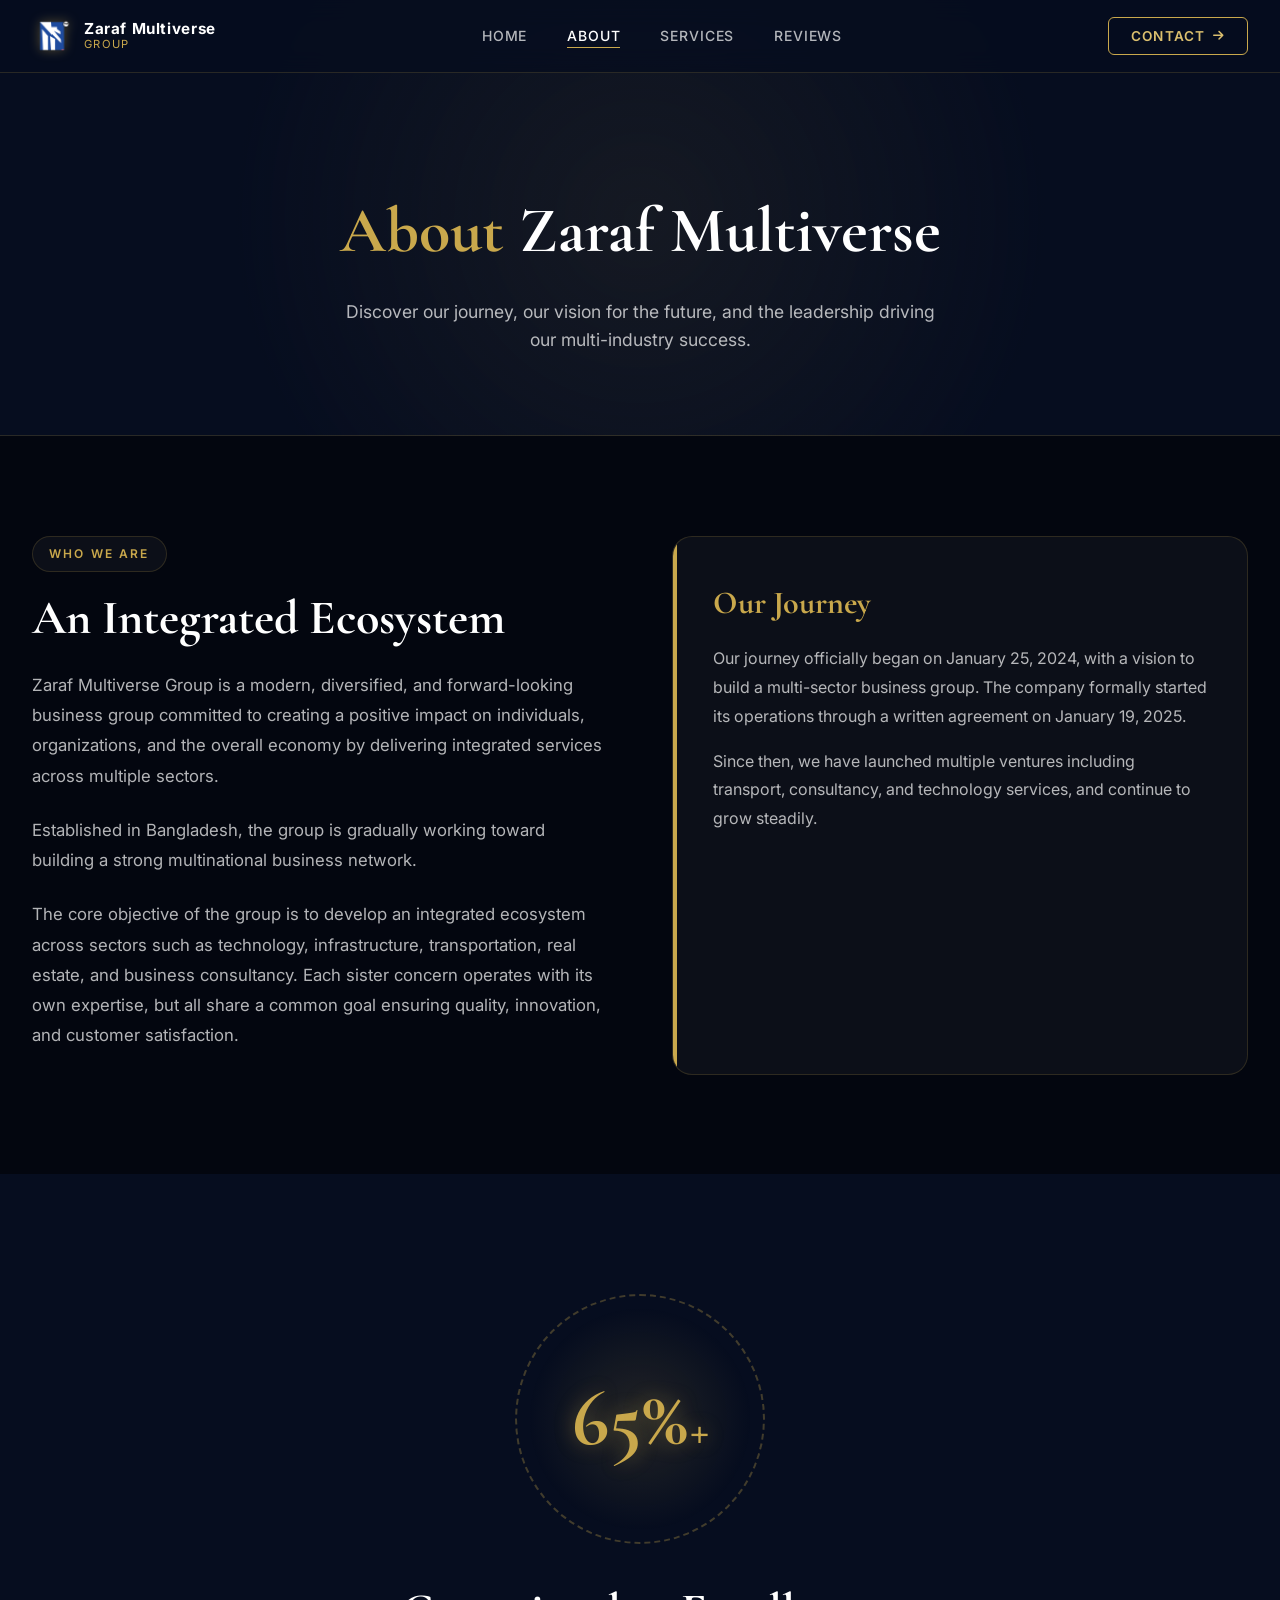
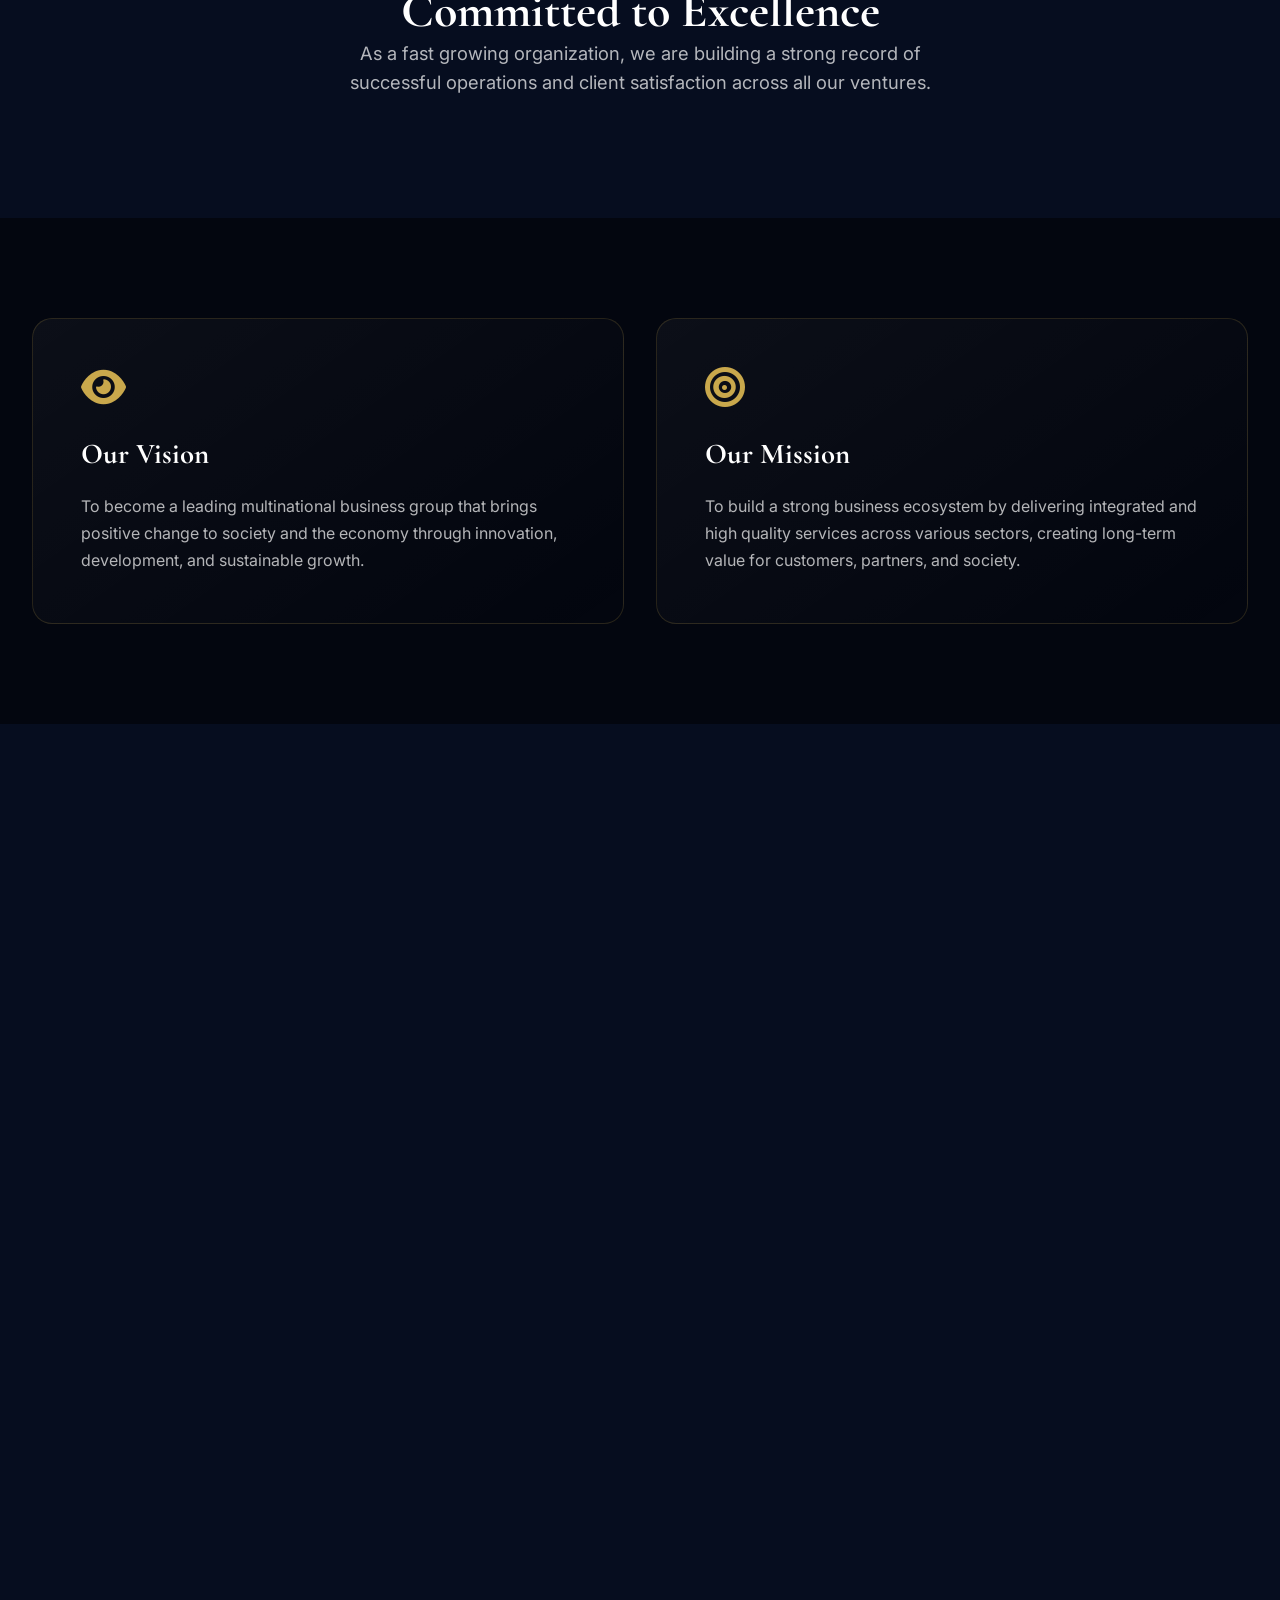
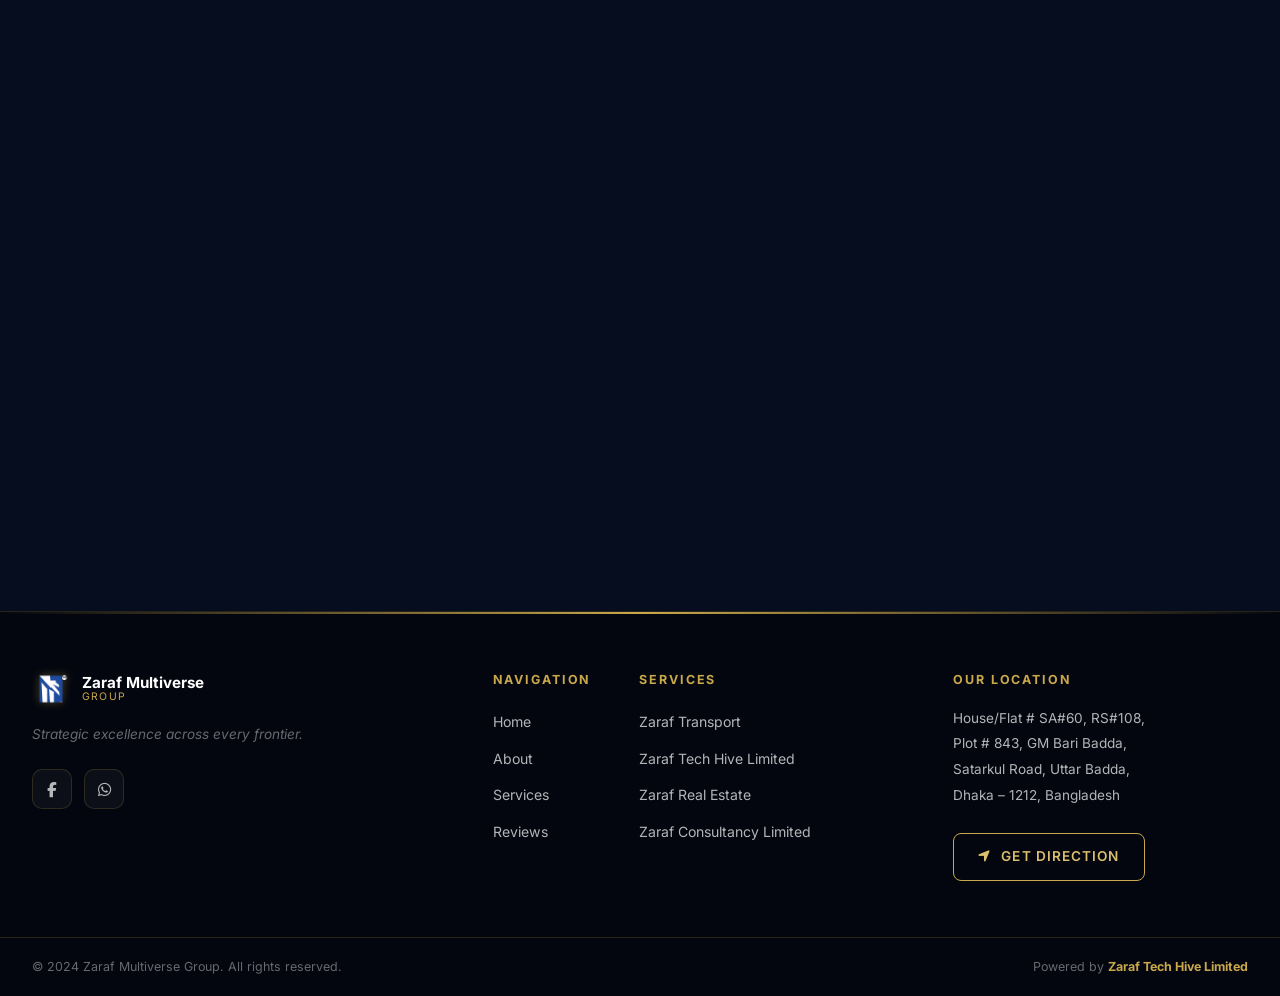
<file: 2.About_Page/about.html>
<!doctype html>
<html lang="en">
  <head>
    <meta charset="UTF-8" />
    <meta name="viewport" content="width=device-width, initial-scale=1.0" />
    <meta
      name="description"
      content="About Zaraf Multiverse Group – Learn about our vision, mission, success rate, and our Chairman Ayaz Zaraf."
    />
    <title>About Us | Zaraf Multiverse Group</title>
    <link rel="icon" type="image/png" href="../00_Library/favicon/favicon.png" />
    <link rel="preconnect" href="https://fonts.googleapis.com" />
    <link rel="preconnect" href="https://fonts.gstatic.com" crossorigin />
    <link rel="preconnect" href="https://cdnjs.cloudflare.com" crossorigin />
    <link
      rel="preload"
      as="style"
      href="https://fonts.googleapis.com/css2?family=Inter:wght@300;400;500;600;700;800;900&family=Cormorant+Garamond:wght@400;500;600;700&display=swap"
    />
    <link
      rel="stylesheet"
      href="https://fonts.googleapis.com/css2?family=Inter:wght@300;400;500;600;700;800;900&family=Cormorant+Garamond:wght@400;500;600;700&display=swap"
      media="print"
      onload="this.media='all'"
    />
    <link
      rel="stylesheet"
      href="https://cdnjs.cloudflare.com/ajax/libs/font-awesome/6.5.0/css/all.min.css"
      media="print"
      onload="this.media='all'"
    />
    <link rel="stylesheet" href="../1.Home_Page/style.css" />
    <link rel="stylesheet" href="about.css" />
  </head>
  <body>
    <!-- ═══════════════════════════ NAVBAR ═══════════════════════════ -->
    <nav class="navbar" id="navbar">
      <div class="nav-container">
        <!-- Left: Logo + Name -->
        <a href="../index.html" class="nav-brand">
          <img
            src="../00_Library/Logo/logo.png"
            alt="Zaraf Multiverse Group Logo"
            class="nav-logo"
            width="40"
            height="40"
            decoding="async"
          />
          <div class="nav-brand-text">
            <span class="nav-brand-name">Zaraf Multiverse</span>
            <span class="nav-brand-sub">Group</span>
          </div>
        </a>

        <!-- Center: Nav Links -->
        <ul class="nav-links" id="navLinks">
          <li>
            <a href="../index.html#home" class="nav-link" data-section="home">Home</a>
          </li>
          <li>
            <a href="about.html" class="nav-link active" data-section="about">About</a>
          </li>
          <li>
            <a href="../3.Services_Page/services.html" class="nav-link" data-section="services">Services</a>
          </li>
          <li>
            <a href="../4.Review_Page/review.html" class="nav-link" data-section="reviews">Reviews</a>
          </li>
          <li class="nav-contact-mobile">
            <button class="nav-btn-contact" id="navContactMobile" onclick="openContactModal()">
              <i class="fa-solid fa-address-card"></i> Contact
            </button>
          </li>
        </ul>

        <!-- Right: Contact CTA -->
        <button class="nav-cta" id="navCta" onclick="openContactModal()">
          <span>Contact</span>
          <i class="fa-solid fa-arrow-right"></i>
        </button>

        <!-- Hamburger -->
        <button class="hamburger" id="hamburger" aria-label="Toggle navigation">
          <span></span><span></span><span></span>
        </button>
      </div>
    </nav>

    <!-- ═══════════════════════════ HEADER ═══════════════════════════ -->
    <header class="page-header">
      <div class="container">
        <h1 class="page-title" data-animate="fade-up">
          <span class="gold">About</span> Zaraf Multiverse
        </h1>
        <p class="page-subtitle" data-animate="fade-up" data-delay="100">
          Discover our journey, our vision for the future, and the leadership driving our multi-industry success.
        </p>
      </div>
    </header>

    <!-- ═══════════════════════════ COMPANY INFO ═══════════════════════════ -->
    <section class="section about-details-section">
      <div class="container">
        <div class="about-details-grid">
          <div class="about-text-content" data-animate="fade-right">
            <div class="section-tag">Who We Are</div>
            <h2 class="section-title" style="margin-bottom:1.5rem">An Integrated Ecosystem</h2>
            <p>
              Zaraf Multiverse Group is a modern, diversified, and forward-looking business group committed to creating a positive impact on individuals, organizations, and the overall economy by delivering integrated services across multiple sectors.
            </p>
            <p>
              Established in Bangladesh, the group is gradually working toward building a strong multinational business network.
            </p>
            <p>
              The core objective of the group is to develop an integrated ecosystem across sectors such as technology, infrastructure, transportation, real estate, and business consultancy. Each sister concern operates with its own expertise, but all share a common goal ensuring quality, innovation, and customer satisfaction.
            </p>
          </div>
          
          <div class="journey-card" data-animate="fade-left">
            <h3>Our Journey</h3>
            <p style="color:var(--white-70); line-height:1.8; margin-bottom: 1rem;">
              Our journey officially began on January 25, 2024, with a vision to build a multi-sector business group. The company formally started its operations through a written agreement on January 19, 2025.
            </p>
            <p style="color:var(--white-70); line-height:1.8;">
              Since then, we have launched multiple ventures including transport, consultancy, and technology services, and continue to grow steadily.
            </p>
          </div>
        </div>
      </div>
    </section>

    <!-- ═══════════════════════════ SUCCESS RATE ═══════════════════════════ -->
    <section class="section success-rate-section">
      <div class="container success-rate-container">
        <div class="success-number-wrapper" data-animate="fade-up">
          <div class="success-number-inner">
            <span class="success-number"><span class="stat-number" data-target="90">0</span>%<span style="font-size:3rem; margin-left: 2px;">+</span></span>
          </div>
        </div>
        <h2 class="section-title" data-animate="fade-up" data-delay="100">Committed to Excellence</h2>
        <p class="success-text" data-animate="fade-up" data-delay="200">
          As a fast growing organization, we are building a strong record of successful operations and client satisfaction across all our ventures.
        </p>
      </div>
    </section>

    <!-- ═══════════════════════════ VISION & MISSION ═══════════════════════════ -->
    <section class="section vision-mission-section">
      <div class="container">
        <div class="vm-grid">
          <div class="vm-card" data-animate="fade-up" data-delay="0">
            <i class="fa-solid fa-eye vm-icon"></i>
            <h3 class="vm-title">Our Vision</h3>
            <p class="vm-desc">
              To become a leading multinational business group that brings positive change to society and the economy through innovation, development, and sustainable growth.
            </p>
          </div>
          <div class="vm-card" data-animate="fade-up" data-delay="100">
            <i class="fa-solid fa-bullseye vm-icon"></i>
            <h3 class="vm-title">Our Mission</h3>
            <p class="vm-desc">
              To build a strong business ecosystem by delivering integrated and high quality services across various sectors, creating long-term value for customers, partners, and society.
            </p>
          </div>
        </div>
      </div>
    </section>

    <!-- ═══════════════════════════ CHAIRMAN SECTION ═══════════════════════════ -->
    <section class="section chairman-section">
      <div class="container">
        <div class="section-header" data-animate="fade-up">
          <span class="section-tag">Leadership</span>
          <h2 class="section-title">Meet Our Chairman</h2>
        </div>

        <div class="chairman-layout">
          <div class="chairman-image-col" data-animate="fade-right">
            <div class="chairman-img-wrap loading">
              <img src="../00_Library/Director-Picture/chairman.webp" alt="Ayaz Zaraf - Chairman" id="chairmanImg" class="chairman-img" width="350" height="450" loading="lazy" decoding="async" />
            </div>
            <div class="chairman-socials">
              <a href="https://www.facebook.com/ideal.ayaz2z" target="_blank" rel="noopener" class="social-icon">
                <i class="fa-brands fa-facebook-f"></i>
              </a>
            </div>
          </div>

          <div class="chairman-content-col" data-animate="fade-left">
            <div class="chairman-header">
              <h2>Ayaz Zaraf</h2>
              <div class="chairman-position">Chairman, Zaraf Multiverse Group</div>
              <p class="chairman-about">
                Ayaz Zaraf is the Chairman of ZARAF MULTIVERSE. He is a visionary entrepreneur, business consultant and motivational speaker dedicated to building a diversified and sustainable business ecosystem. He actively works in business development, consultancy, and entrepreneurship training, helping to create new entrepreneurs and business leaders.
              </p>
            </div>

            <div class="chairman-grid">
              <!-- Education -->
              <div class="cg-card">
                <h4 class="cg-card-title"><i class="fa-solid fa-graduation-cap"></i> Education & Training</h4>
                <ul class="cg-list">
                  <li><i class="fa-solid fa-circle"></i> Diploma Engineer</li>
                  <li><i class="fa-solid fa-circle"></i> Industrial Electronics Maintenance</li>
                  <li><i class="fa-solid fa-circle"></i> Training under BB Safe Project, Japan</li>
                </ul>
              </div>

              <!-- Experience -->
              <div class="cg-card">
                <h4 class="cg-card-title"><i class="fa-solid fa-briefcase"></i> Experience & Roles</h4>
                <ul class="cg-list">
                  <li><i class="fa-solid fa-circle"></i> Deputy Director at Maryland Homes Ltd</li>
                  <li><i class="fa-solid fa-circle"></i> Joint Director at Mother's Land Homes</li>
                  <li><i class="fa-solid fa-circle"></i> Shareholder of Iconic Express Bus</li>
                  <li><i class="fa-solid fa-circle"></i> Founder of Zaraf Consultancy</li>
                </ul>
              </div>

              <!-- Ventures -->
              <div class="cg-card">
                <h4 class="cg-card-title"><i class="fa-solid fa-building"></i> Business Ventures</h4>
                <ul class="cg-list">
                  <li><i class="fa-solid fa-circle"></i> Zaraf Transport</li>
                  <li><i class="fa-solid fa-circle"></i> Zaraf Consultancy</li>
                  <li><i class="fa-solid fa-circle"></i> Zaraf Agro & Furniture</li>
                  <li><i class="fa-solid fa-circle"></i> Zaraf Real Estate & Tech Hive</li>
                </ul>
              </div>

              <!-- Future -->
              <div class="cg-card">
                <h4 class="cg-card-title"><i class="fa-solid fa-rocket"></i> Future Expansion</h4>
                <ul class="cg-list">
                  <li><i class="fa-solid fa-circle"></i> Garments & Pharmacy</li>
                  <li><i class="fa-solid fa-circle"></i> Hospital Services</li>
                  <li><i class="fa-solid fa-circle"></i> Hotels, Restaurants & Resorts</li>
                </ul>
              </div>

              <!-- Chairman Vision -->
              <div class="cg-card" style="grid-column: 1 / -1;">
                <h4 class="cg-card-title"><i class="fa-solid fa-star"></i>Vision</h4>
                <p style="color:var(--white-70); font-size:0.95rem; line-height:1.6;">
                  To establish ZARAF MULTIVERSE as a leading global multi-industry group through innovation, leadership, and entrepreneurship development.
                </p>
              </div>

              <!-- Message -->
              <div class="chairman-message">
                "I believe in innovation, knowledge sharing, and building entrepreneurs. ZARAF MULTIVERSE is not just a business group, it is a platform to create opportunities and shape the future."
              </div>
            </div>
          </div>
        </div>
      </div>
    </section>

    <!-- ═══════════════════════════ FOOTER ═══════════════════════════ -->
    <footer class="footer" id="footer">
      <div class="footer-top-line"></div>
      <div class="footer-container">
        <!-- Left: Brand + Social -->
        <div class="footer-brand">
          <a href="../index.html">
            <div class="footer-logo-wrap">
              <img
                src="../00_Library/Logo/logo.png"
                alt="Zaraf Multiverse Group"
                class="footer-logo"
                width="38"
                height="38"
                loading="lazy"
                decoding="async"
              />
              <div class="footer-brand-text">
                <span class="footer-brand-name">Zaraf Multiverse</span>
                <span class="footer-brand-sub">Group</span>
              </div>
            </div>
          </a>
          <p class="footer-tagline">
            Strategic excellence across every frontier.
          </p>
          <div class="footer-socials">
            <a
              href="https://www.facebook.com/share/1FpSgmhH8F/"
              target="_blank"
              rel="noopener"
              class="social-icon"
              id="socialFb"
              aria-label="Facebook"
            >
              <i class="fa-brands fa-facebook-f"></i>
            </a>
            <a
              href="https://wa.me/8801580678770"
              target="_blank"
              rel="noopener"
              class="social-icon"
              id="socialWa"
              aria-label="WhatsApp"
            >
              <i class="fa-brands fa-whatsapp"></i>
            </a>
          </div>
        </div>

        <!-- Middle: Nav + Services -->
        <div class="footer-links-group">
          <div class="footer-col">
            <h4 class="footer-col-title">Navigation</h4>
            <ul class="footer-list">
              <li><a href="../index.html#home">Home</a></li>
              <li><a href="about.html">About</a></li>
              <li><a href="../3.Services_Page/services.html">Services</a></li>
              <li><a href="../4.Review_Page/review.html">Reviews</a></li>
            </ul>
          </div>

          <div class="footer-col">
            <h4 class="footer-col-title">Services</h4>
            <ul class="footer-list">
              <li>
                <a
                  href="https://www.facebook.com/share/18ZcpttHJy/"
                  target="_blank"
                  rel="noopener"
                  >Zaraf Transport</a
                >
              </li>
              <li>
                <a
                  href="https://www.facebook.com/share/1AyhTgR8ZT/"
                  target="_blank"
                  rel="noopener"
                  >Zaraf Tech Hive Limited</a
                >
              </li>
              <li>
                <a
                  href="https://www.facebook.com/share/1LuFXrEgqZ/"
                  target="_blank"
                  rel="noopener"
                  >Zaraf Real Estate</a
                >
              </li>
              <li>
                <a
                  href="https://www.facebook.com/share/1CbNtzfdBe/"
                  target="_blank"
                  rel="noopener"
                  >Zaraf Consultancy Limited</a
                >
              </li>
            </ul>
          </div>
        </div>

        <!-- Right: Address + Direction -->
        <div class="footer-direction">
          <h4 class="footer-col-title">Our Location</h4>
          <address class="footer-address">
            House/Flat # SA#60, RS#108,<br />
            Plot # 843, GM Bari Badda,<br />
            Satarkul Road, Uttar Badda,<br />
            Dhaka – 1212, Bangladesh
          </address>
          <a
            href="https://www.google.com/maps/dir//Satarkul+Road,+Dhaka,+Bangladesh,+Plot+-78,+Satarkul+Rd,+Dhaka+1212/@23.81355,90.4036597,11977m/data=!3m1!1e3!4m9!4m8!1m0!1m5!1m1!1s0x3755c7487ace23b9:0xe482cd6304dd0224!2m2!1d90.4373968!2d23.7892005!3e0?entry=ttu&g_ep=EgoyMDI2MDQyOS4wIKXMDSoASAFQAw%3D%3D"
            target="_blank"
            rel="noopener"
            class="btn-direction"
            id="btnDirection"
          >
            <i class="fa-solid fa-location-arrow"></i>
            <span>Get Direction</span>
          </a>
        </div>
      </div>

      <div class="footer-bottom">
        <p>&copy; 2024 Zaraf Multiverse Group. All rights reserved.</p>
        <p class="footer-powered">
          Powered by <strong>Zaraf Tech Hive Limited</strong>
        </p>
      </div>
    </footer>

    <!-- ═══════════════════════════ CONTACT MODAL ═══════════════════════════ -->
    <div class="contact-modal-overlay" id="contactModalOverlay" onclick="closeContactModal(event)">
      <div class="contact-modal" id="contactModal" role="dialog" aria-modal="true" aria-label="Contact Us">

        <!-- Close button -->
        <button class="contact-modal-close" onclick="closeContactModal()" aria-label="Close">
          <i class="fa-solid fa-xmark"></i>
        </button>

        <!-- Header -->
        <div class="contact-modal-header">
          <div class="contact-modal-icon-wrap">
            <i class="fa-solid fa-address-book"></i>
          </div>
          <h2 class="contact-modal-title">Get In Touch</h2>
          <p class="contact-modal-sub">Reach us through any of the channels below</p>
        </div>

        <!-- Items -->
        <div class="contact-modal-items">

          <!-- Facebook -->
          <a href="https://www.facebook.com/share/1FpSgmhH8F/" target="_blank" rel="noopener" class="contact-modal-item" id="cmFacebook">
            <div class="cmi-icon cmi-icon-fb">
              <i class="fa-brands fa-facebook-f"></i>
            </div>
            <div class="cmi-text">
              <strong>Visit our Facebook Page</strong>
              <span>Follow us for latest updates</span>
            </div>
            <i class="fa-solid fa-arrow-up-right-from-square cmi-arrow"></i>
          </a>

          <!-- Call Now -->
          <a href="tel:+8801580678770" class="contact-modal-item" id="cmCall">
            <div class="cmi-icon cmi-icon-call">
              <i class="fa-solid fa-phone"></i>
            </div>
            <div class="cmi-text">
              <strong>Call Now</strong>
              <span>+880 1580-678770</span>
            </div>
            <i class="fa-solid fa-chevron-right cmi-arrow"></i>
          </a>

          <!-- Address -->
          <div class="contact-modal-item contact-modal-address" id="cmAddress">
            <div class="cmi-icon cmi-icon-addr">
              <i class="fa-solid fa-location-dot"></i>
            </div>
            <div class="cmi-text">
              <strong>Our Address</strong>
              <span>House/Flat # SA#60, RS#108, Plot # 843,<br>GM Baribadda, Satarkul Road,<br>Uttar Badda, Dhaka – 1212</span>
            </div>
          </div>

        </div>

        <!-- Get Direction -->
        <a href="https://www.google.com/maps/dir//Satarkul+Road,+Dhaka,+Bangladesh,+Plot+-78,+Satarkul+Rd,+Dhaka+1212/@23.81355,90.4036597,11977m/data=!3m1!1e3!4m9!4m8!1m0!1m5!1m1!1s0x3755c7487ace23b9:0xe482cd6304dd0224!2m2!1d90.4373968!2d23.7892005!3e0?entry=ttu&g_ep=EgoyMDI2MDQyOS4wIKXMDSoASAFQAw%3D%3D"
           target="_blank" rel="noopener" class="contact-modal-direction">
          <i class="fa-solid fa-location-arrow"></i>
          <span>Get Direction</span>
        </a>

      </div>
    </div>

    <!-- Scripts -->
    <script src="../1.Home_Page/script.js" defer></script>
    <script src="about.js" defer></script>
  </body>
</html>
</file>
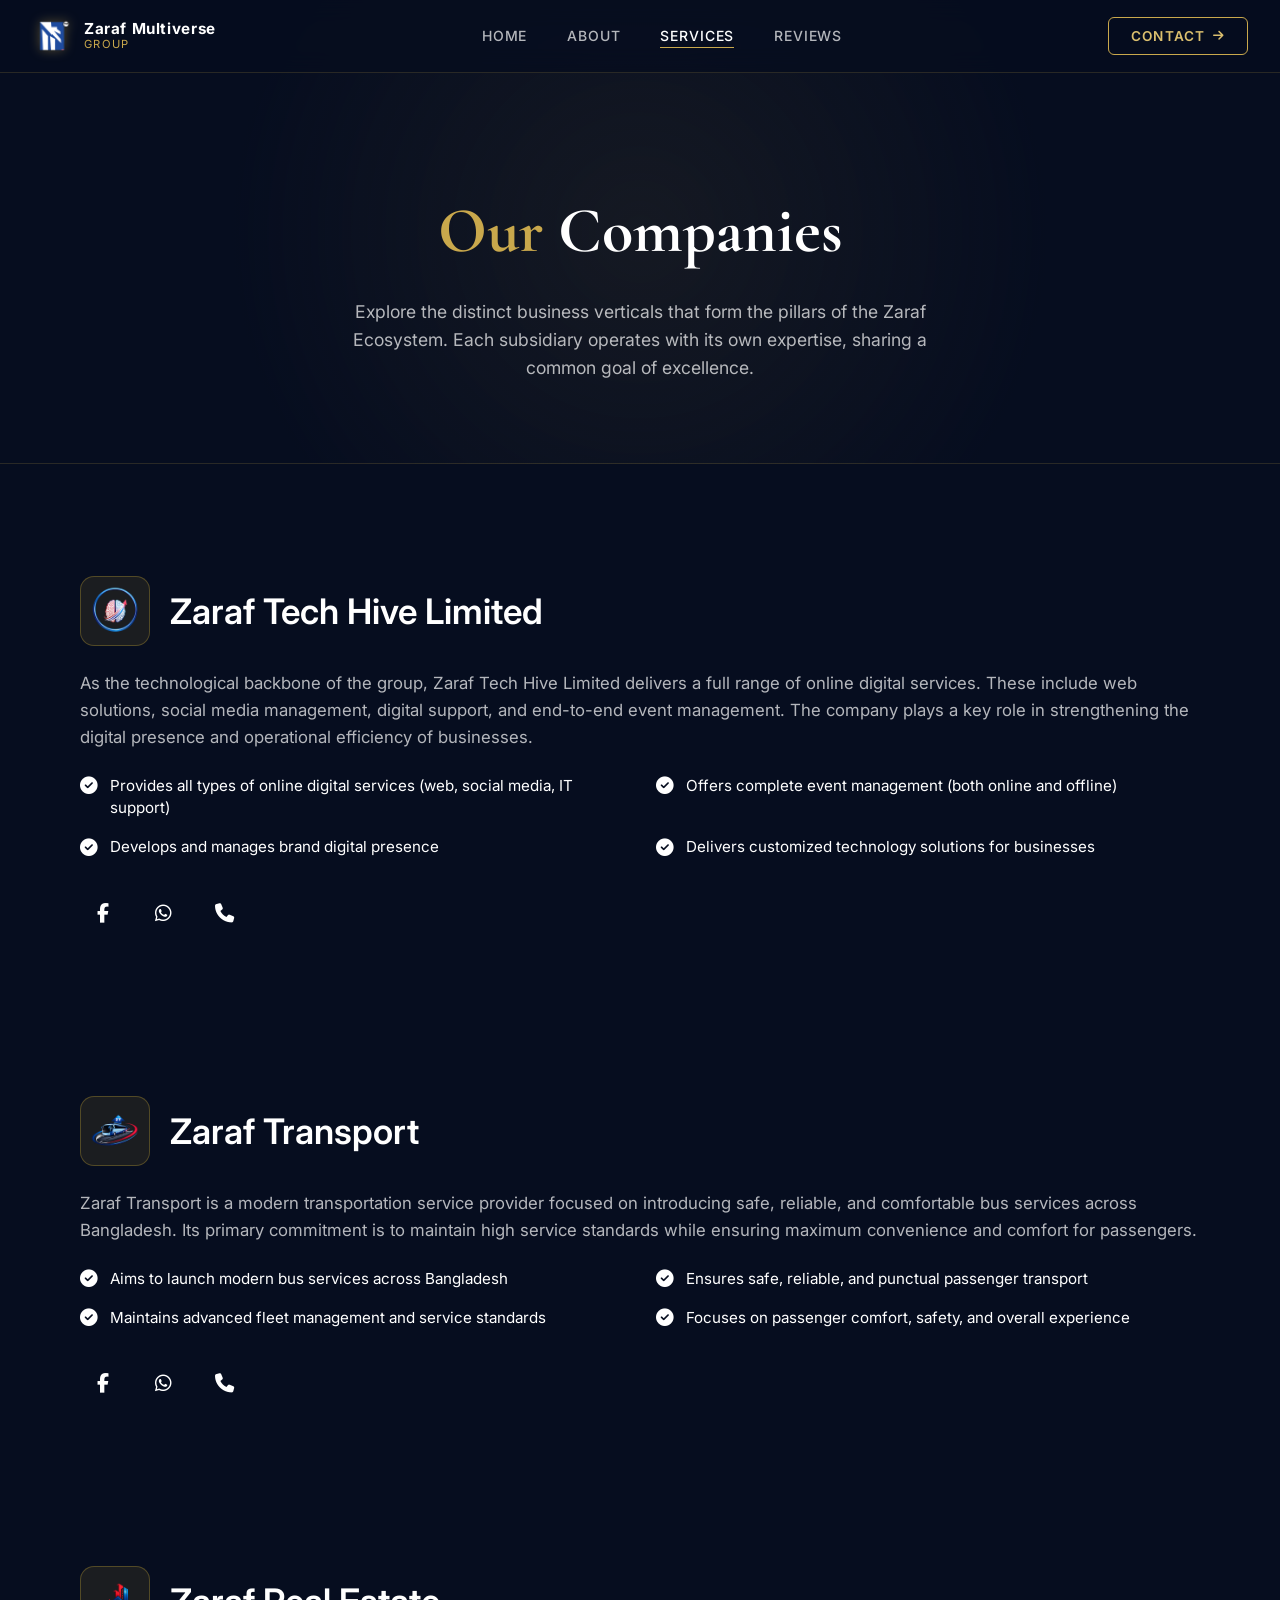
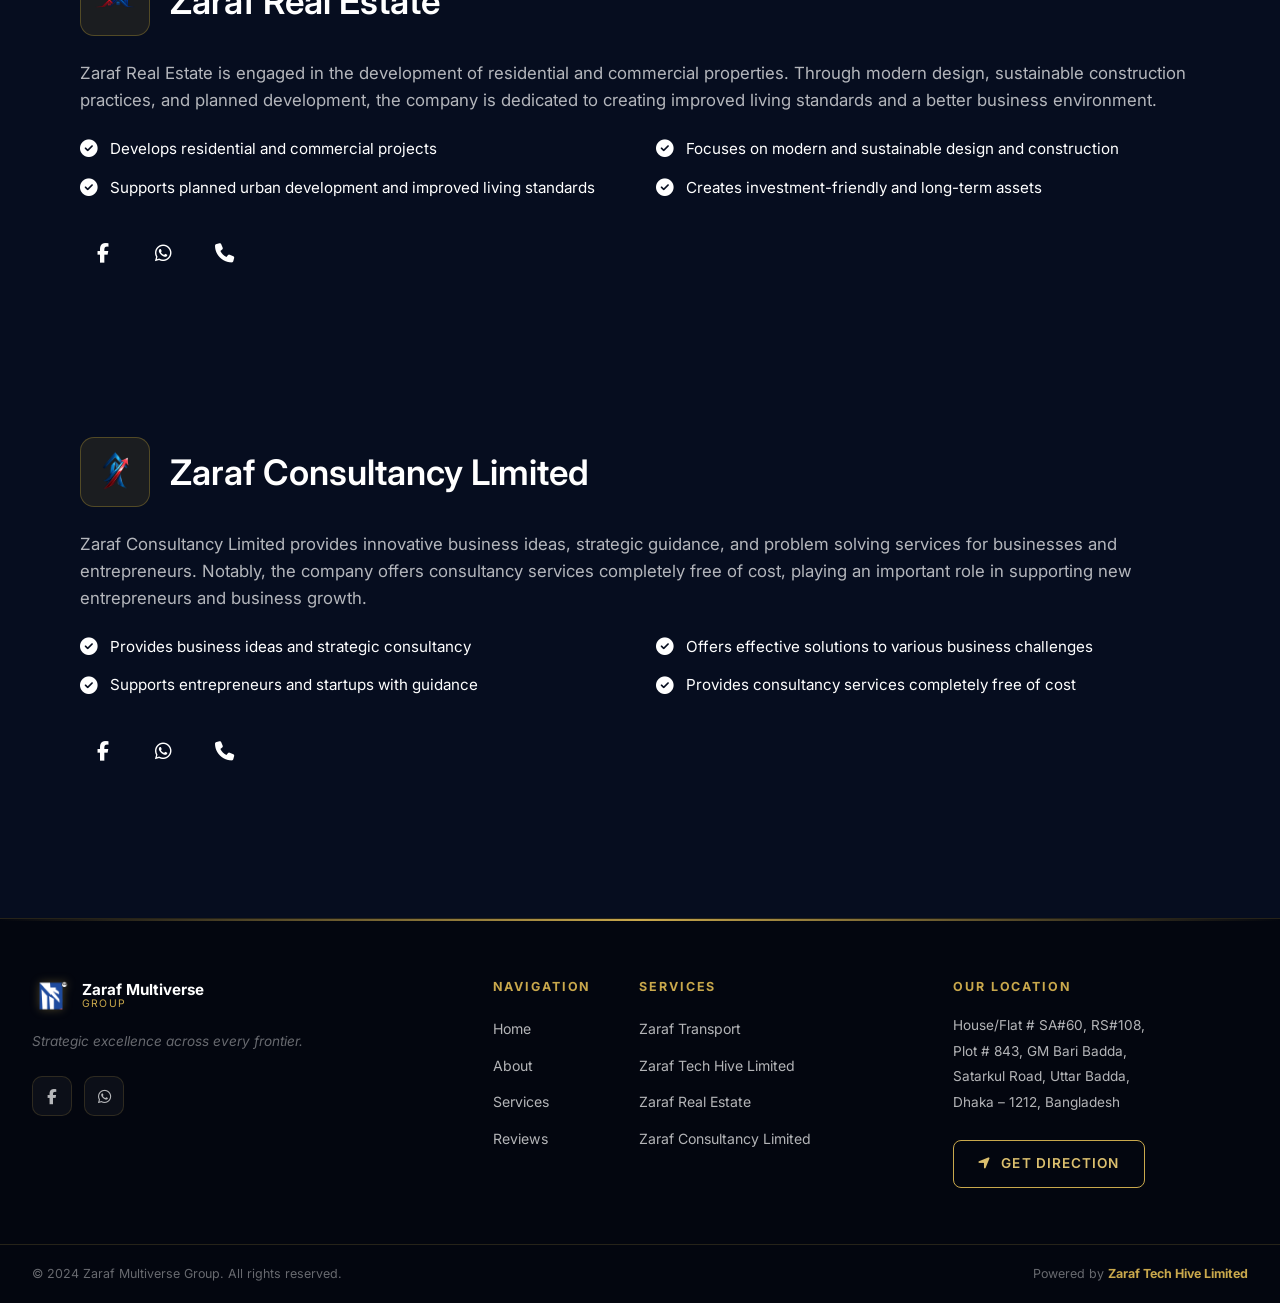
<file: 3.Services_Page/services.html>
<!doctype html>
<html lang="en">
  <head>
    <meta charset="UTF-8" />
    <meta name="viewport" content="width=device-width, initial-scale=1.0" />
    <meta
      name="description"
      content="Services of Zaraf Multiverse Group – Discover our business verticals including Tech Hive, Transport, Real Estate, and Consultancy."
    />
    <title>Services | Zaraf Multiverse Group</title>
    <link rel="icon" type="image/png" href="../00_Library/favicon/favicon.png" />
    <link rel="preconnect" href="https://fonts.googleapis.com" />
    <link rel="preconnect" href="https://fonts.gstatic.com" crossorigin />
    <link rel="preconnect" href="https://cdnjs.cloudflare.com" crossorigin />
    <link
      rel="preload"
      as="style"
      href="https://fonts.googleapis.com/css2?family=Inter:wght@300;400;500;600;700;800;900&family=Cormorant+Garamond:wght@400;500;600;700&display=swap"
    />
    <link
      rel="stylesheet"
      href="https://fonts.googleapis.com/css2?family=Inter:wght@300;400;500;600;700;800;900&family=Cormorant+Garamond:wght@400;500;600;700&display=swap"
      media="print"
      onload="this.media='all'"
    />
    <link
      rel="stylesheet"
      href="https://cdnjs.cloudflare.com/ajax/libs/font-awesome/6.5.0/css/all.min.css"
      media="print"
      onload="this.media='all'"
    />
    <link rel="stylesheet" href="../1.Home_Page/style.css" />
    <link rel="stylesheet" href="services.css" />
  </head>
  <body>
    <!-- ═══════════════════════════ NAVBAR ═══════════════════════════ -->
    <nav class="navbar" id="navbar">
      <div class="nav-container">
        <!-- Left: Logo + Name -->
        <a href="../index.html" class="nav-brand">
          <img
            src="../00_Library/Logo/logo.png"
            alt="Zaraf Multiverse Group Logo"
            class="nav-logo"
            width="40"
            height="40"
            decoding="async"
          />
          <div class="nav-brand-text">
            <span class="nav-brand-name">Zaraf Multiverse</span>
            <span class="nav-brand-sub">Group</span>
          </div>
        </a>

        <!-- Center: Nav Links -->
        <ul class="nav-links" id="navLinks">
          <li>
            <a href="../index.html#home" class="nav-link" data-section="home">Home</a>
          </li>
          <li>
            <a href="../2.About_Page/about.html" class="nav-link" data-section="about">About</a>
          </li>
          <li>
            <a href="services.html" class="nav-link active" data-section="services">Services</a>
          </li>
          <li>
            <a href="../4.Review_Page/review.html" class="nav-link" data-section="reviews">Reviews</a>
          </li>
          <li class="nav-contact-mobile">
            <button class="nav-btn-contact" id="navContactMobile" onclick="openContactModal()">
              <i class="fa-solid fa-address-card"></i> Contact
            </button>
          </li>
        </ul>

        <!-- Right: Contact CTA -->
        <button class="nav-cta" id="navCta" onclick="openContactModal()">
          <span>Contact</span>
          <i class="fa-solid fa-arrow-right"></i>
        </button>

        <!-- Hamburger -->
        <button class="hamburger" id="hamburger" aria-label="Toggle navigation">
          <span></span><span></span><span></span>
        </button>
      </div>
    </nav>

    <!-- ═══════════════════════════ HEADER ═══════════════════════════ -->
    <header class="page-header">
      <div class="container">
        <h1 class="page-title" data-animate="fade-up">
          <span class="gold">Our</span> Companies
        </h1>
        <p class="page-subtitle" data-animate="fade-up" data-delay="100">
          Explore the distinct business verticals that form the pillars of the Zaraf Ecosystem. Each subsidiary operates with its own expertise, sharing a common goal of excellence.
        </p>
      </div>
    </header>

    <!-- ═══════════════════════════ COMPANIES SECTION ═══════════════════════════ -->
    <section class="section services-page-section">
      <div class="container">
        <div class="companies-container">
          
          <!-- Zaraf Tech Hive Limited -->
          <div class="company-row" data-animate="fade-up">
            <div class="company-header-area">
              <div class="company-icon-box">
                <img src="../000_sub-companies/Library/sub-companies_logo/techHive.png" alt="Zaraf Tech Hive Limited Logo" class="company-logo" width="60" height="60" loading="lazy" decoding="async" />
              </div>
              <h2 class="company-title">Zaraf Tech Hive Limited</h2>
            </div>
            <div class="company-content">
              <p class="company-desc">
                As the technological backbone of the group, Zaraf Tech Hive Limited delivers a full range of online digital services. These include web solutions, social media management, digital support, and end-to-end event management. The company plays a key role in strengthening the digital presence and operational efficiency of businesses.
              </p>
              <ul class="company-features">
                <li><i class="fa-solid fa-circle-check"></i> Provides all types of online digital services (web, social media, IT support)</li>
                <li><i class="fa-solid fa-circle-check"></i> Offers complete event management (both online and offline)</li>
                <li><i class="fa-solid fa-circle-check"></i> Develops and manages brand digital presence</li>
                <li><i class="fa-solid fa-circle-check"></i> Delivers customized technology solutions for businesses</li>
              </ul>
              <div class="company-socials">
                <a href="https://www.facebook.com/share/1AyhTgR8ZT/" target="_blank" rel="noopener" class="btn-social btn-facebook" aria-label="Facebook"><i class="fa-brands fa-facebook-f"></i></a>
                <a href="https://wa.me/8801580678770" target="_blank" rel="noopener" class="btn-social btn-whatsapp" aria-label="WhatsApp"><i class="fa-brands fa-whatsapp"></i></a>
                <a href="tel:+8801580678770" class="btn-social btn-call" aria-label="Call"><i class="fa-solid fa-phone"></i></a>
              </div>
            </div>
          </div>

          <!-- Zaraf Transport -->
          <div class="company-row" data-animate="fade-up" data-delay="100">
            <div class="company-header-area">
              <div class="company-icon-box">
                <img src="../000_sub-companies/Library/sub-companies_logo/transport.png" alt="Zaraf Transport Logo" class="company-logo" width="60" height="60" loading="lazy" decoding="async" />
              </div>
              <h2 class="company-title">Zaraf Transport</h2>
            </div>
            <div class="company-content">
              <p class="company-desc">
                Zaraf Transport is a modern transportation service provider focused on introducing safe, reliable, and comfortable bus services across Bangladesh. Its primary commitment is to maintain high service standards while ensuring maximum convenience and comfort for passengers.
              </p>
              <ul class="company-features">
                <li><i class="fa-solid fa-circle-check"></i> Aims to launch modern bus services across Bangladesh</li>
                <li><i class="fa-solid fa-circle-check"></i> Ensures safe, reliable, and punctual passenger transport</li>
                <li><i class="fa-solid fa-circle-check"></i> Maintains advanced fleet management and service standards</li>
                <li><i class="fa-solid fa-circle-check"></i> Focuses on passenger comfort, safety, and overall experience</li>
              </ul>
              <div class="company-socials">
                <a href="https://www.facebook.com/share/18ZcpttHJy/" target="_blank" rel="noopener" class="btn-social btn-facebook" aria-label="Facebook"><i class="fa-brands fa-facebook-f"></i></a>
                <a href="https://wa.me/8801883335387" target="_blank" class="btn-social btn-whatsapp" aria-label="WhatsApp"><i class="fa-brands fa-whatsapp"></i></a>
                <a href="tel:+8801883335387" class="btn-social btn-call" aria-label="Call"><i class="fa-solid fa-phone"></i></a>
              </div>
            </div>
          </div>

          <!-- Zaraf Real Estate -->
          <div class="company-row" data-animate="fade-up" data-delay="200">
            <div class="company-header-area">
              <div class="company-icon-box">
                <img src="../000_sub-companies/Library/sub-companies_logo/realEstate.png" alt="Zaraf Real Estate Logo" class="company-logo" width="60" height="60" loading="lazy" decoding="async" />
              </div>
              <h2 class="company-title">Zaraf Real Estate</h2>
            </div>
            <div class="company-content">
              <p class="company-desc">
                Zaraf Real Estate is engaged in the development of residential and commercial properties. Through modern design, sustainable construction practices, and planned development, the company is dedicated to creating improved living standards and a better business environment.
              </p>
              <ul class="company-features">
                <li><i class="fa-solid fa-circle-check"></i> Develops residential and commercial projects</li>
                <li><i class="fa-solid fa-circle-check"></i> Focuses on modern and sustainable design and construction</li>
                <li><i class="fa-solid fa-circle-check"></i> Supports planned urban development and improved living standards</li>
                <li><i class="fa-solid fa-circle-check"></i> Creates investment-friendly and long-term assets</li>
              </ul>
              <div class="company-socials">
                <a href="https://www.facebook.com/share/1LuFXrEgqZ/" target="_blank" rel="noopener" class="btn-social btn-facebook" aria-label="Facebook"><i class="fa-brands fa-facebook-f"></i></a>
                <a href="https://wa.me/8801883335387" target="_blank" rel="noopener" class="btn-social btn-whatsapp" aria-label="WhatsApp"><i class="fa-brands fa-whatsapp"></i></a>
                <a href="tel:+8801821345959" class="btn-social btn-call" aria-label="Call"><i class="fa-solid fa-phone"></i></a>
              </div>
            </div>
          </div>

          <!-- Zaraf Consultancy Limited -->
          <div class="company-row" data-animate="fade-up" data-delay="300">
            <div class="company-header-area">
              <div class="company-icon-box">
                <img src="../000_sub-companies/Library/sub-companies_logo/consultancy.png" alt="Zaraf Consultancy Limited Logo" class="company-logo" width="60" height="60" loading="lazy" decoding="async" />
              </div>
              <h2 class="company-title">Zaraf Consultancy Limited</h2>
            </div>
            <div class="company-content">
              <p class="company-desc">
                Zaraf Consultancy Limited provides innovative business ideas, strategic guidance, and problem solving services for businesses and entrepreneurs. Notably, the company offers consultancy services completely free of cost, playing an important role in supporting new entrepreneurs and business growth.
              </p>
              <ul class="company-features">
                <li><i class="fa-solid fa-circle-check"></i> Provides business ideas and strategic consultancy</li>
                <li><i class="fa-solid fa-circle-check"></i> Offers effective solutions to various business challenges</li>
                <li><i class="fa-solid fa-circle-check"></i> Supports entrepreneurs and startups with guidance</li>
                <li><i class="fa-solid fa-circle-check"></i> Provides consultancy services completely free of cost</li>
              </ul>
              <div class="company-socials">
                <a href="https://www.facebook.com/share/1CbNtzfdBe/" target="_blank" rel="noopener" class="btn-social btn-facebook" aria-label="Facebook"><i class="fa-brands fa-facebook-f"></i></a>
                <a href="https://wa.me/8801883335387" target="_blank" rel="noopener" class="btn-social btn-whatsapp" aria-label="WhatsApp"><i class="fa-brands fa-whatsapp"></i></a>
                <a href="tel:+8801883335387" class="btn-social btn-call" aria-label="Call"><i class="fa-solid fa-phone"></i></a>
              </div>
            </div>
          </div>

        </div>
      </div>
    </section>

    <!-- ═══════════════════════════ FOOTER ═══════════════════════════ -->
    <footer class="footer" id="footer">
      <div class="footer-top-line"></div>
      <div class="footer-container">
        <!-- Left: Brand + Social -->
        <div class="footer-brand">
          <a href="../index.html">
            <div class="footer-logo-wrap">
              <img
                src="../00_Library/Logo/logo.png"
                alt="Zaraf Multiverse Group"
                class="footer-logo"
                width="38"
                height="38"
                loading="lazy"
                decoding="async"
              />
              <div class="footer-brand-text">
                <span class="footer-brand-name">Zaraf Multiverse</span>
                <span class="footer-brand-sub">Group</span>
              </div>
            </div>
          </a>
          <p class="footer-tagline">
            Strategic excellence across every frontier.
          </p>
          <div class="footer-socials">
            <a
              href="https://www.facebook.com/share/1FpSgmhH8F/"
              target="_blank"
              rel="noopener"
              class="social-icon"
              id="socialFb"
              aria-label="Facebook"
            >
              <i class="fa-brands fa-facebook-f"></i>
            </a>
            <a
              href="https://wa.me/8801580678770"
              target="_blank"
              rel="noopener"
              class="social-icon"
              id="socialWa"
              aria-label="WhatsApp"
            >
              <i class="fa-brands fa-whatsapp"></i>
            </a>
          </div>
        </div>

        <!-- Middle: Nav + Services -->
        <div class="footer-links-group">
          <div class="footer-col">
            <h4 class="footer-col-title">Navigation</h4>
            <ul class="footer-list">
              <li><a href="../index.html#home">Home</a></li>
              <li><a href="../2.About_Page/about.html">About</a></li>
              <li><a href="services.html">Services</a></li>
              <li><a href="../4.Review_Page/review.html">Reviews</a></li>
            </ul>
          </div>

          <div class="footer-col">
            <h4 class="footer-col-title">Services</h4>
            <ul class="footer-list">
              <li>
                <a
                  href="https://www.facebook.com/share/18ZcpttHJy/"
                  target="_blank"
                  rel="noopener"
                  >Zaraf Transport</a
                >
              </li>
              <li>
                <a
                  href="https://www.facebook.com/share/1AyhTgR8ZT/"
                  target="_blank"
                  rel="noopener"
                  >Zaraf Tech Hive Limited</a
                >
              </li>
              <li>
                <a
                  href="https://www.facebook.com/share/1LuFXrEgqZ/"
                  target="_blank"
                  rel="noopener"
                  >Zaraf Real Estate</a
                >
              </li>
              <li>
                <a
                  href="https://www.facebook.com/share/1CbNtzfdBe/"
                  target="_blank"
                  rel="noopener"
                  >Zaraf Consultancy Limited</a
                >
              </li>
            </ul>
          </div>
        </div>

        <!-- Right: Address + Direction -->
        <div class="footer-direction">
          <h4 class="footer-col-title">Our Location</h4>
          <address class="footer-address">
            House/Flat # SA#60, RS#108,<br />
            Plot # 843, GM Bari Badda,<br />
            Satarkul Road, Uttar Badda,<br />
            Dhaka – 1212, Bangladesh
          </address>
          <a
            href="https://www.google.com/maps/dir//Satarkul+Road,+Dhaka,+Bangladesh,+Plot+-78,+Satarkul+Rd,+Dhaka+1212/@23.81355,90.4036597,11977m/data=!3m1!1e3!4m9!4m8!1m0!1m5!1m1!1s0x3755c7487ace23b9:0xe482cd6304dd0224!2m2!1d90.4373968!2d23.7892005!3e0?entry=ttu&g_ep=EgoyMDI2MDQyOS4wIKXMDSoASAFQAw%3D%3D"
            target="_blank"
            rel="noopener"
            class="btn-direction"
            id="btnDirection"
          >
            <i class="fa-solid fa-location-arrow"></i>
            <span>Get Direction</span>
          </a>
        </div>
      </div>

      <div class="footer-bottom">
        <p>&copy; 2024 Zaraf Multiverse Group. All rights reserved.</p>
        <p class="footer-powered">
          Powered by <strong>Zaraf Tech Hive Limited</strong>
        </p>
      </div>
    </footer>

    <!-- ═══════════════════════════ CONTACT MODAL ═══════════════════════════ -->
    <div class="contact-modal-overlay" id="contactModalOverlay" onclick="closeContactModal(event)">
      <div class="contact-modal" id="contactModal" role="dialog" aria-modal="true" aria-label="Contact Us">

        <!-- Close button -->
        <button class="contact-modal-close" onclick="closeContactModal()" aria-label="Close">
          <i class="fa-solid fa-xmark"></i>
        </button>

        <!-- Header -->
        <div class="contact-modal-header">
          <div class="contact-modal-icon-wrap">
            <i class="fa-solid fa-address-book"></i>
          </div>
          <h2 class="contact-modal-title">Get In Touch</h2>
          <p class="contact-modal-sub">Reach us through any of the channels below</p>
        </div>

        <!-- Items -->
        <div class="contact-modal-items">

          <!-- Facebook -->
          <a href="https://www.facebook.com/share/1FpSgmhH8F/" target="_blank" rel="noopener" class="contact-modal-item" id="cmFacebook">
            <div class="cmi-icon cmi-icon-fb">
              <i class="fa-brands fa-facebook-f"></i>
            </div>
            <div class="cmi-text">
              <strong>Visit our Facebook Page</strong>
              <span>Follow us for latest updates</span>
            </div>
            <i class="fa-solid fa-arrow-up-right-from-square cmi-arrow"></i>
          </a>

          <!-- Call Now -->
          <a href="tel:+8801580678770" class="contact-modal-item" id="cmCall">
            <div class="cmi-icon cmi-icon-call">
              <i class="fa-solid fa-phone"></i>
            </div>
            <div class="cmi-text">
              <strong>Call Now</strong>
              <span>+880 1580-678770</span>
            </div>
            <i class="fa-solid fa-chevron-right cmi-arrow"></i>
          </a>

          <!-- Address -->
          <div class="contact-modal-item contact-modal-address" id="cmAddress">
            <div class="cmi-icon cmi-icon-addr">
              <i class="fa-solid fa-location-dot"></i>
            </div>
            <div class="cmi-text">
              <strong>Our Address</strong>
              <span>House/Flat # SA#60, RS#108, Plot # 843,<br>GM Baribadda, Satarkul Road,<br>Uttar Badda, Dhaka – 1212</span>
            </div>
          </div>

        </div>

        <!-- Get Direction -->
        <a href="https://www.google.com/maps/dir//Satarkul+Road,+Dhaka,+Bangladesh,+Plot+-78,+Satarkul+Rd,+Dhaka+1212/@23.81355,90.4036597,11977m/data=!3m1!1e3!4m9!4m8!1m0!1m5!1m1!1s0x3755c7487ace23b9:0xe482cd6304dd0224!2m2!1d90.4373968!2d23.7892005!3e0?entry=ttu&g_ep=EgoyMDI2MDQyOS4wIKXMDSoASAFQAw%3D%3D"
           target="_blank" rel="noopener" class="contact-modal-direction">
          <i class="fa-solid fa-location-arrow"></i>
          <span>Get Direction</span>
        </a>

      </div>
    </div>

    <!-- Scripts -->
    <script src="../1.Home_Page/script.js" defer></script>
    <script src="services.js" defer></script>
  </body>
</html>
</file>
<file: 1.Home_Page/style.css>
/* ═══════════════════════════════════════════
   ZARAF MULTIVERSE GROUP — HOMEPAGE STYLES
═══════════════════════════════════════════ */

/* ── TOKENS ── */
:root {
  --navy-950: #03060f;
  --navy-900: #060d1f;
  --navy-800: #0b1530;
  --navy-700: #101e42;
  --navy-600: #162554;
  --gold-400: #c9a84c;
  --gold-300: #dbbf6e;
  --gold-200: #eddca0;
  --white: #ffffff;
  --white-70: rgba(255,255,255,0.70);
  --white-40: rgba(255,255,255,0.40);
  --white-10: rgba(255,255,255,0.08);
  --white-05: rgba(255,255,255,0.04);
  --border: rgba(201,168,76,0.18);
  --font-sans: 'Inter', sans-serif;
  --font-serif: 'Cormorant Garamond', serif;
  --transition: 0.35s cubic-bezier(0.4,0,0.2,1);
  --radius: 12px;
  --radius-lg: 20px;
  --shadow: 0 8px 40px rgba(0,0,0,0.45);
  --shadow-gold: 0 0 30px rgba(201,168,76,0.15);
}

/* ── RESET ── */
*,*::before,*::after{box-sizing:border-box;margin:0;padding:0}
html{scroll-behavior:smooth;font-size:16px}
body{background:var(--navy-900);color:var(--white);font-family:var(--font-sans);line-height:1.6;overflow-x:hidden}
a{text-decoration:none;color:inherit}
ul{list-style:none}
img{max-width:100%;display:block}
address{font-style:normal}

/* ── SCROLLBAR ── */
::-webkit-scrollbar{width:6px}
::-webkit-scrollbar-track{background:var(--navy-900)}
::-webkit-scrollbar-thumb{background:var(--gold-400);border-radius:3px}

/* Optimize Rendering */
section {
  content-visibility: auto;
  contain-intrinsic-size: 1px 500px;
}
#home {
  content-visibility: visible; /* Don't hide hero */
}

/* ═══════════════ NAVBAR ═══════════════ */
.navbar {
  position: fixed;top:0;left:0;right:0;z-index:1000;
  padding: 0 2rem;
  background: rgba(6,13,31,0.85); /* Slightly more opaque for performance */
  backdrop-filter: blur(12px); /* Reduced blur for performance */
  border-bottom: 1px solid var(--border);
  transition: var(--transition);
  will-change: background, backdrop-filter;
}
.navbar.scrolled{background:rgba(6,13,31,0.96);box-shadow:0 4px 32px rgba(0,0,0,0.5)}
.nav-container{display:flex;align-items:center;justify-content:space-between;height:72px;max-width:1280px;margin:0 auto}

.nav-brand{display:flex;align-items:center;gap:12px;flex-shrink:0}
.nav-logo{width:40px;height:40px;object-fit:contain;filter:drop-shadow(0 0 6px rgba(201,168,76,0.4))}
.nav-brand-text{display:flex;flex-direction:column;line-height:1.1}
.nav-brand-name{font-size:0.95rem;font-weight:700;letter-spacing:0.04em;color:var(--white)}
.nav-brand-sub{font-size:0.7rem;font-weight:400;letter-spacing:0.12em;text-transform:uppercase;color:var(--gold-400)}

.nav-links{display:flex;align-items:center;gap:2.5rem}
.nav-link{font-size:0.875rem;font-weight:500;letter-spacing:0.06em;text-transform:uppercase;color:var(--white-70);position:relative;transition:color var(--transition)}
.nav-link::after{content:'';position:absolute;bottom:-4px;left:0;width:0;height:1.5px;background:var(--gold-400);transition:width var(--transition)}
.nav-link:hover,.nav-link.active{color:var(--white)}
.nav-link:hover::after,.nav-link.active::after{width:100%}

.nav-cta{display:flex;align-items:center;gap:8px;padding:10px 22px;border:1.5px solid var(--gold-400);color:var(--gold-300);font-size:0.85rem;font-weight:600;letter-spacing:0.08em;text-transform:uppercase;border-radius:6px;transition:var(--transition);flex-shrink:0;background:transparent;cursor:pointer;font-family:inherit}
.nav-cta:hover{background:var(--gold-400);color:var(--navy-900);box-shadow:var(--shadow-gold)}
.nav-cta i{font-size:0.75rem;transition:transform var(--transition)}
.nav-cta:hover i{transform:translateX(3px)}

.hamburger{display:none;flex-direction:column;gap:5px;background:none;border:none;cursor:pointer;padding:4px}
.hamburger span{display:block;width:24px;height:2px;background:var(--white);border-radius:2px;transition:var(--transition)}
.hamburger.open span:nth-child(1){transform:translateY(7px) rotate(45deg)}
.hamburger.open span:nth-child(2){opacity:0}
.hamburger.open span:nth-child(3){transform:translateY(-7px) rotate(-45deg)}

/* ═══════════════ HERO ═══════════════ */
.hero{position:relative;min-height:100vh;display:flex;align-items:center;justify-content:center;overflow:hidden;padding:100px 2rem 80px}

.hero-bg-grid{
  position:absolute;inset:0;
  background-image:linear-gradient(rgba(201,168,76,0.04) 1px,transparent 1px),linear-gradient(90deg,rgba(201,168,76,0.04) 1px,transparent 1px);
  background-size:60px 60px;
  mask-image:radial-gradient(ellipse 80% 80% at 50% 50%,black 40%,transparent 100%);
}
.hero-orb{position:absolute;border-radius:50%;filter:blur(80px);pointer-events:none}
.hero-orb-1{width:500px;height:500px;background:radial-gradient(circle,rgba(201,168,76,0.12) 0%,transparent 70%);top:-100px;right:-100px;animation:float 8s ease-in-out infinite}
.hero-orb-2{width:400px;height:400px;background:radial-gradient(circle,rgba(22,37,84,0.6) 0%,transparent 70%);bottom:-50px;left:-80px;animation:float 10s ease-in-out infinite reverse}

@keyframes float{0%,100%{transform:translateY(0) scale(1)}50%{transform:translateY(-30px) scale(1.03)}}

.hero-content{position:relative;z-index:2;text-align:center;max-width:900px;margin:0 auto}

.hero-badge{display:inline-flex;align-items:center;gap:8px;padding:8px 18px;border:1px solid var(--border);border-radius:100px;font-size:0.78rem;font-weight:500;letter-spacing:0.1em;text-transform:uppercase;color:var(--gold-300);background:var(--white-05);margin-bottom:2rem;opacity:0;animation:fadeUp 0.7s forwards 0.1s}
.badge-dot{width:6px;height:6px;border-radius:50%;background:var(--gold-400);animation:pulse 2s infinite}
@keyframes pulse{0%,100%{box-shadow:0 0 0 0 rgba(201,168,76,0.5)}50%{box-shadow:0 0 0 6px rgba(201,168,76,0)}}

.hero-title{font-family:var(--font-serif);font-size:clamp(2.8rem,7vw,5.5rem);font-weight:700;line-height:1.08;letter-spacing:-0.01em;margin-bottom:1.5rem}
.hero-title-line{display:block;opacity:0;animation:fadeUp 0.7s forwards}
.hero-title-line:nth-child(1){animation-delay:0.25s}
.hero-title-line:nth-child(2){animation-delay:0.4s}
.gold{color:var(--gold-400)}

.hero-subtitle{font-size:clamp(1rem,2vw,1.15rem);color:var(--white-70);max-width:650px;margin:0 auto 2.5rem;line-height:1.8;opacity:0;animation:fadeUp 0.7s forwards 0.55s}

.hero-actions{display:flex;align-items:center;justify-content:center;gap:1rem;flex-wrap:wrap;margin-bottom:3.5rem;opacity:0;animation:fadeUp 0.7s forwards 0.7s}

.btn{display:inline-flex;align-items:center;gap:8px;padding:14px 32px;border-radius:8px;font-size:0.9rem;font-weight:600;letter-spacing:0.06em;text-transform:uppercase;transition:var(--transition);cursor:pointer;border:none}
.btn-primary{background:linear-gradient(135deg,var(--gold-400),var(--gold-300));color:var(--navy-900)}
.btn-primary:hover{box-shadow:var(--shadow-gold);transform:translateY(-2px)}
.btn-ghost{background:transparent;border:1.5px solid rgba(255,255,255,0.25);color:var(--white-70)}
.btn-ghost:hover{border-color:var(--gold-400);color:var(--gold-300);transform:translateY(-2px)}

.hero-stats{display:flex;align-items:center;justify-content:center;gap:3rem;flex-wrap:wrap;opacity:0;animation:fadeUp 0.7s forwards 0.85s}
.stat{text-align:center}
.stat-number{font-family:var(--font-serif);font-size:2.8rem;font-weight:700;color:var(--gold-400);display:inline}
.stat-suffix{font-family:var(--font-serif);font-size:2rem;color:var(--gold-400)}
.stat-label{display:block;font-size:0.75rem;font-weight:500;letter-spacing:0.1em;text-transform:uppercase;color:var(--white-40);margin-top:4px}
.stat-divider{width:1px;height:50px;background:var(--border)}

.hero-scroll-indicator{position:absolute;bottom:30px;left:50%;transform:translateX(-50%);display:flex;flex-direction:column;align-items:center;gap:8px;color:var(--white-40);font-size:0.7rem;letter-spacing:0.15em;text-transform:uppercase;animation:fadeUp 1s forwards 1.2s;opacity:0}
.scroll-line{width:1px;height:40px;background:linear-gradient(to bottom,var(--gold-400),transparent);animation:scrollLine 2s ease-in-out infinite}
@keyframes scrollLine{0%{transform:scaleY(0);transform-origin:top}50%{transform:scaleY(1);transform-origin:top}51%{transform-origin:bottom}100%{transform:scaleY(0);transform-origin:bottom}}

@keyframes fadeUp{from{opacity:0;transform:translateY(28px)}to{opacity:1;transform:translateY(0)}}

/* ═══════════════ SECTION BASE ═══════════════ */
.section{padding:100px 0}
.container{max-width:1280px;margin:0 auto;padding:0 2rem}
.section-header{text-align:center;margin-bottom:4rem}
.section-tag{display:inline-block;font-size:0.75rem;font-weight:600;letter-spacing:0.18em;text-transform:uppercase;color:var(--gold-400);border:1px solid var(--border);border-radius:100px;padding:6px 16px;margin-bottom:1.2rem;background:var(--white-05)}
.section-title{font-family:var(--font-serif);font-size:clamp(2rem,4vw,3rem);font-weight:700;line-height:1.15;color:var(--white)}
.section-subtitle{margin-top:1rem;font-size:1rem;color:var(--white-70);max-width:560px;margin-left:auto;margin-right:auto}

/* ═══════════════ ABOUT ═══════════════ */
.about-section{background:var(--navy-950)}
.about-grid{display:grid;grid-template-columns:1fr 1fr;gap:4rem;align-items:start}
.about-lead{font-size:1.15rem;color:var(--white);font-weight:400;line-height:1.8;margin-bottom:1.2rem}
.about-body{color:var(--white-70);line-height:1.8;margin-bottom:2.5rem}
.about-pillars{display:grid;grid-template-columns:1fr 1fr;gap:1rem}
.pillar{display:flex;align-items:center;gap:12px;padding:14px 16px;border:1px solid var(--border);border-radius:var(--radius);background:var(--white-05);transition:var(--transition)}
.pillar:hover{border-color:var(--gold-400);background:rgba(201,168,76,0.06);transform:translateY(-2px)}
.pillar i{color:var(--gold-400);font-size:1.1rem;width:20px;text-align:center}
.pillar strong{display:block;font-size:0.88rem;font-weight:600;color:var(--white)}
.pillar span{font-size:0.76rem;color:var(--white-40)}
.about-cards{display:flex;flex-direction:column;gap:1.2rem}
.info-card{padding:1.8rem;border:1px solid var(--border);border-radius:var(--radius-lg);background:var(--white-05);transition:var(--transition)}
.info-card:hover{border-color:var(--gold-400);background:rgba(201,168,76,0.05);transform:translateX(6px)}
.info-card-icon{display:flex;align-items:center;justify-content:center;width:42px;height:42px;border-radius:10px;background:rgba(201,168,76,0.12);color:var(--gold-400);margin-bottom:1rem;font-size:1.1rem}
.info-card h3{font-size:1rem;font-weight:700;letter-spacing:0.05em;text-transform:uppercase;margin-bottom:0.5rem;color:var(--white)}
.info-card p{font-size:0.9rem;color:var(--white-70);line-height:1.7}
.chairman-name{font-family:var(--font-serif);font-size:1.3rem;font-weight:700;color:var(--gold-400);margin-bottom:0.4rem}

/* ═══════════════ SERVICES ═══════════════ */
.services-section{background:var(--navy-900)}
.services-grid{display:grid;grid-template-columns:repeat(4,1fr);gap:1.5rem}
.service-card{border:1px solid var(--border);border-radius:var(--radius-lg);background:var(--white-05);overflow:hidden;transition:var(--transition);position:relative}
.service-card::before{content:'';position:absolute;inset:0;background:linear-gradient(135deg,rgba(201,168,76,0.06),transparent);opacity:0;transition:var(--transition);pointer-events:none}
.service-card:hover{border-color:var(--gold-400);transform:translateY(-6px);box-shadow:0 20px 60px rgba(0,0,0,0.5),var(--shadow-gold)}
.service-card:hover::before{opacity:1}
.service-card.featured{border-color:rgba(201,168,76,0.45);background:linear-gradient(160deg,rgba(201,168,76,0.09),var(--white-05))}
.service-card-inner{padding:2rem;display:flex;flex-direction:column;gap:1rem;height:100%}
.service-number{font-family:var(--font-serif);font-size:3.5rem;font-weight:700;color:rgba(201,168,76,0.12);line-height:1;margin-bottom:-0.5rem}
.service-icon-wrap {
  width: 60px;
  height: 60px;
  background: rgba(201, 168, 76, 0.12);
  border: 1px solid var(--border);
  border-radius: 14px;
  display: flex;
  align-items: center;
  justify-content: center;
  flex-shrink: 0;
  overflow: hidden;
  padding: 8px;
  transition: var(--transition);
}

.company-logo {
  width: 100%;
  height: 100%;
  background-size: contain;
  background-position: center;
  background-repeat: no-repeat;
  transition: transform 0.4s ease;
}

.service-card:hover .service-icon-wrap {
  background: var(--gold-400);
  border-color: var(--gold-400);
  transform: translateY(-2px);
}

.service-card:hover .company-logo {
  transform: scale(1.1);
}
.service-title{font-size:1.05rem;font-weight:700;color:var(--white);line-height:1.3}
.service-desc{font-size:0.86rem;color:var(--white-70);line-height:1.7;flex:1}
.service-features{display:flex;flex-direction:column;gap:6px}
.service-features li{display:flex;align-items:center;gap:8px;font-size:0.82rem;color:var(--white-70)}
.service-features i{color:var(--gold-400);font-size:0.7rem}
.service-link{display:inline-flex;align-items:center;justify-content:center;margin-top:auto;padding:10px 20px;border:1.5px solid var(--gold-400);border-radius:6px;font-size:0.82rem;font-weight:600;letter-spacing:0.08em;text-transform:uppercase;color:var(--gold-300);background:transparent;transition:var(--transition);cursor:pointer;text-decoration:none;width:100%}
.service-link:hover{background:var(--gold-400);color:var(--navy-900);box-shadow:var(--shadow-gold);transform:translateY(-2px)}

/* ═══════════════ REVIEWS ═══════════════ */
.reviews-section{background:var(--navy-950)}
.reviews-grid{display:grid;grid-template-columns:repeat(3,1fr);gap:1.5rem}
.review-card{padding:2rem;border:1px solid var(--border);border-radius:var(--radius-lg);background:var(--white-05);transition:var(--transition)}
.review-card:hover{border-color:var(--gold-400);transform:translateY(-4px);box-shadow:var(--shadow)}
.review-card.featured{border-color:rgba(201,168,76,0.4);background:linear-gradient(150deg,rgba(201,168,76,0.08),var(--white-05))}
.review-stars{display:flex;gap:4px;color:var(--gold-400);margin-bottom:1rem;font-size:0.85rem}
.review-text{font-size:0.92rem;color:var(--white-70);line-height:1.8;font-style:italic;margin-bottom:1.5rem}
.review-author{display:flex;align-items:center;gap:12px}
.review-avatar{width:42px;height:42px;border-radius:50%;background:linear-gradient(135deg,var(--gold-400),var(--gold-300));color:var(--navy-900);display:flex;align-items:center;justify-content:center;font-size:0.8rem;font-weight:700;flex-shrink:0}
.review-author strong{display:block;font-size:0.9rem;color:var(--white)}
.review-author span{font-size:0.78rem;color:var(--white-40)}

/* ═══════════════ FOOTER ═══════════════ */
.footer{background:var(--navy-950);border-top:1px solid var(--border)}
.footer-top-line{height:2px;background:linear-gradient(90deg,transparent,var(--gold-400),transparent)}
.footer-container{max-width:1280px;margin:0 auto;padding:3.5rem 2rem;display:grid;grid-template-columns:1.4fr 1.4fr 1fr;gap:3rem;align-items:start}

.footer-logo-wrap{display:flex;align-items:center;gap:12px;margin-bottom:1rem}
.footer-logo{width:38px;height:38px;object-fit:contain;filter:drop-shadow(0 0 5px rgba(201,168,76,0.35))}
.footer-brand-text{display:flex;flex-direction:column;line-height:1.1}
.footer-brand-name{font-size:0.95rem;font-weight:700;color:var(--white)}
.footer-brand-sub{font-size:0.65rem;letter-spacing:0.12em;text-transform:uppercase;color:var(--gold-400)}
.footer-tagline{font-size:0.85rem;color:var(--white-40);margin-bottom:1.5rem;font-style:italic}

.footer-socials{display:flex;gap:12px}
.social-icon{width:40px;height:40px;border-radius:10px;border:1px solid var(--border);background:var(--white-05);display:flex;align-items:center;justify-content:center;color:var(--white-70);font-size:0.95rem;transition:var(--transition);position:relative;overflow:hidden}
.social-icon::before{content:'';position:absolute;inset:0;background:linear-gradient(135deg,var(--gold-400),var(--gold-300));opacity:0;transition:var(--transition)}
.social-icon i{position:relative;z-index:1;transition:var(--transition)}
.social-icon:hover{border-color:var(--gold-400);transform:translateY(-4px) scale(1.08);box-shadow:0 8px 24px rgba(201,168,76,0.3)}
.social-icon:hover::before{opacity:1}
.social-icon:hover i{color:var(--navy-900)}
.social-icon:active{transform:scale(0.95)}

.footer-links-group{display:flex;gap:3rem}
.footer-col-title{font-size:0.78rem;font-weight:700;letter-spacing:0.15em;text-transform:uppercase;color:var(--gold-400);margin-bottom:1.2rem}
.footer-list{display:flex;flex-direction:column;gap:0.7rem}
.footer-list a{font-size:0.88rem;color:var(--white-70);transition:var(--transition);position:relative;padding-left:0}
.footer-list a::before{content:'→';position:absolute;left:-16px;opacity:0;transition:var(--transition);color:var(--gold-400)}
.footer-list a:hover{color:var(--gold-300);padding-left:16px}
.footer-list a:hover::before{opacity:1;left:0}

.footer-direction .footer-col-title{margin-bottom:1rem}
.footer-address{font-size:0.85rem;color:var(--white-70);line-height:1.9;margin-bottom:1.5rem}

.btn-direction{display:inline-flex;align-items:center;gap:10px;padding:12px 24px;border:1.5px solid var(--gold-400);border-radius:8px;color:var(--gold-300);font-size:0.85rem;font-weight:600;letter-spacing:0.08em;text-transform:uppercase;background:transparent;transition:var(--transition);position:relative;overflow:hidden}
.btn-direction::before{content:'';position:absolute;inset:0;background:var(--gold-400);transform:translateX(-102%);transition:var(--transition);z-index:0}
.btn-direction span,.btn-direction i{position:relative;z-index:1;transition:var(--transition)}
.btn-direction:hover::before{transform:translateX(0)}
.btn-direction:hover{color:var(--navy-900);box-shadow:var(--shadow-gold)}
.btn-direction:active{transform:scale(0.97)}
.btn-direction i{animation:pulse-loc 2s ease-in-out infinite}
@keyframes pulse-loc{0%,100%{transform:scale(1)}50%{transform:scale(1.2) rotate(-10deg)}}

.footer-bottom{max-width:1280px;margin:0 auto;padding:1.2rem 2rem;border-top:1px solid var(--border);display:flex;justify-content:space-between;align-items:center;gap:1rem;flex-wrap:wrap}
.footer-bottom p{font-size:0.78rem;color:var(--white-40)}
.footer-powered strong{color:var(--gold-400)}

.chairman-fb-link{display:inline-flex;align-items:center;gap:8px;margin-top:0.8rem;padding:8px 16px;border:1px solid rgba(201,168,76,0.4);border-radius:6px;font-size:0.82rem;font-weight:600;color:var(--gold-400);letter-spacing:0.06em;transition:var(--transition);text-decoration:none}
.chairman-fb-link i{font-size:0.85rem}
.chairman-fb-link:hover{background:rgba(201,168,76,0.1);border-color:var(--gold-400);transform:translateY(-2px);box-shadow:0 4px 16px rgba(201,168,76,0.2)}

/* ═══════════════ SCROLL ANIMATIONS ═══════════════ */
[data-animate]{opacity:0;transition:opacity 0.7s ease,transform 0.7s ease}
[data-animate="fade-up"]{transform:translateY(30px)}
[data-animate="fade-right"]{transform:translateX(-30px)}
[data-animate="fade-left"]{transform:translateX(30px)}
[data-animate].animated{opacity:1;transform:none}
[data-animate] {
  will-change: opacity, transform;
}

/* ═══════════════ RESPONSIVE ═══════════════ */
.nav-contact-mobile{display:none}
@media(max-width:1100px){
  .services-grid{grid-template-columns:repeat(2,1fr)}
}
@media(max-width:900px){
  .about-grid{grid-template-columns:1fr}
  .reviews-grid{grid-template-columns:1fr}
  .footer-container{grid-template-columns:1fr 1fr;row-gap:2.5rem}
  .footer-direction{grid-column:1/-1}
}
@media(max-width:768px){
  .nav-links{display:none;position:fixed;top:72px;left:0;right:0;background:rgba(6,13,31,0.98);padding:2rem;flex-direction:column;gap:1.5rem;border-bottom:1px solid var(--border);backdrop-filter:blur(18px)}
  .nav-links.open{display:flex}
  .hamburger{display:flex}
  .nav-cta{display:none}
  .nav-contact-mobile{display:block}
  .services-grid{grid-template-columns:1fr}
  .about-pillars{grid-template-columns:1fr}
  .footer-container{grid-template-columns:1fr}
  .footer-links-group{flex-direction:column;gap:2rem}
  .footer-bottom{flex-direction:column;text-align:center}
  .hero-stats{gap:1.5rem}
  .stat-divider{display:none}
  .hero-scroll-indicator{left:0;right:0;transform:none;width:100%;align-items:center}
}

/* ═══════════════ MOBILE CONTACT BUTTON ═══════════════ */
.nav-btn-contact{
  display:flex;align-items:center;justify-content:center;gap:8px;
  width:100%;padding:13px 20px;
  background:linear-gradient(135deg,var(--gold-400),var(--gold-300));
  color:var(--navy-900);border:none;border-radius:8px;
  font-size:0.9rem;font-weight:700;letter-spacing:0.06em;text-transform:uppercase;
  cursor:pointer;transition:var(--transition);
}
.nav-btn-contact:hover{opacity:0.88;transform:translateY(-1px);box-shadow:var(--shadow-gold)}
.nav-btn-contact i{font-size:0.95rem}

/* ═══════════════ CONTACT MODAL ═══════════════ */
.contact-modal-overlay{
  position:fixed;inset:0;z-index:2000;
  background:rgba(3,6,15,0.75);
  backdrop-filter:blur(8px);
  display:flex;align-items:center;justify-content:center;
  padding:1.5rem;
  opacity:0;visibility:hidden;
  transition:opacity 0.4s ease,visibility 0.4s ease;
}
.contact-modal-overlay.active{opacity:1;visibility:visible}

.contact-modal{
  position:relative;
  width:100%;max-width:460px;
  background:linear-gradient(160deg,var(--navy-800),var(--navy-900));
  border:1px solid var(--border);
  border-radius:24px;
  padding:2.5rem 2rem 2rem;
  box-shadow:0 30px 80px rgba(0,0,0,0.7),0 0 0 1px rgba(201,168,76,0.08);
  transform:translateY(40px) scale(0.96);
  transition:transform 0.45s cubic-bezier(0.34,1.56,0.64,1),opacity 0.35s ease;
  opacity:0;
}
.contact-modal-overlay.active .contact-modal{transform:translateY(0) scale(1);opacity:1}

.contact-modal-close{
  position:absolute;top:1.2rem;right:1.2rem;
  width:36px;height:36px;border-radius:50%;
  background:var(--white-10);border:1px solid var(--border);
  color:var(--white-70);font-size:1rem;
  display:flex;align-items:center;justify-content:center;
  cursor:pointer;transition:var(--transition);
}
.contact-modal-close:hover{background:rgba(201,168,76,0.15);color:var(--gold-400);border-color:var(--gold-400);transform:rotate(90deg)}

.contact-modal-header{text-align:center;margin-bottom:1.8rem}
.contact-modal-icon-wrap{
  width:64px;height:64px;border-radius:18px;margin:0 auto 1rem;
  background:linear-gradient(135deg,rgba(201,168,76,0.2),rgba(201,168,76,0.06));
  border:1px solid var(--border);
  display:flex;align-items:center;justify-content:center;
  color:var(--gold-400);font-size:1.6rem;
}
.contact-modal-title{font-family:var(--font-serif);font-size:1.6rem;font-weight:700;color:var(--white);margin-bottom:0.3rem}
.contact-modal-sub{font-size:0.85rem;color:var(--white-40)}

.contact-modal-items{display:flex;flex-direction:column;gap:0.75rem;margin-bottom:1.4rem}

.contact-modal-item{
  display:flex;align-items:center;gap:1rem;
  padding:1rem 1.2rem;
  border:1px solid var(--border);border-radius:14px;
  background:var(--white-05);
  color:var(--white);text-decoration:none;
  transition:var(--transition);position:relative;overflow:hidden;
  cursor:pointer;
}
.contact-modal-item::before{
  content:'';position:absolute;inset:0;
  background:linear-gradient(135deg,rgba(201,168,76,0.07),transparent);
  opacity:0;transition:var(--transition);
}
a.contact-modal-item:hover{border-color:var(--gold-400);transform:translateX(4px);box-shadow:0 6px 24px rgba(0,0,0,0.35)}
a.contact-modal-item:hover::before{opacity:1}
a.contact-modal-item:active{transform:scale(0.98)}

.cmi-icon{
  width:46px;height:46px;border-radius:12px;flex-shrink:0;
  display:flex;align-items:center;justify-content:center;font-size:1.1rem;
}
.cmi-icon-fb{background:rgba(24,119,242,0.15);color:#4f9cf9;border:1px solid rgba(24,119,242,0.25)}
.cmi-icon-call{background:rgba(34,197,94,0.15);color:#4ade80;border:1px solid rgba(34,197,94,0.25)}
.cmi-icon-addr{background:rgba(201,168,76,0.12);color:var(--gold-400);border:1px solid var(--border)}

.cmi-text{flex:1;min-width:0}
.cmi-text strong{display:block;font-size:0.92rem;font-weight:700;color:var(--white);margin-bottom:2px}
.cmi-text span{font-size:0.8rem;color:var(--white-40);line-height:1.5}

.cmi-arrow{color:var(--white-40);font-size:0.8rem;flex-shrink:0;transition:var(--transition)}
a.contact-modal-item:hover .cmi-arrow{color:var(--gold-400);transform:translateX(3px)}

.contact-modal-address{cursor:default}
.contact-modal-address:hover{transform:none!important;border-color:var(--border)!important;box-shadow:none!important}
.contact-modal-address:hover::before{opacity:0!important}

.contact-modal-direction{
  display:flex;align-items:center;justify-content:center;gap:10px;
  width:100%;padding:14px;border-radius:12px;
  background:linear-gradient(135deg,var(--gold-400),var(--gold-300));
  color:var(--navy-900);font-size:0.92rem;font-weight:700;
  letter-spacing:0.08em;text-transform:uppercase;
  text-decoration:none;transition:var(--transition);
  box-shadow:0 4px 20px rgba(201,168,76,0.25);
}
.contact-modal-direction:hover{opacity:0.9;transform:translateY(-2px);box-shadow:0 8px 32px rgba(201,168,76,0.4)}
.contact-modal-direction:active{transform:scale(0.98)}
.contact-modal-direction i{font-size:1rem;animation:pulse-loc 2s ease-in-out infinite}

/* stagger entrance for modal items */
.contact-modal-overlay.active .contact-modal-items .contact-modal-item:nth-child(1){animation:slideIn 0.4s cubic-bezier(0.34,1.3,0.64,1) 0.1s both}
.contact-modal-overlay.active .contact-modal-items .contact-modal-item:nth-child(2){animation:slideIn 0.4s cubic-bezier(0.34,1.3,0.64,1) 0.2s both}
.contact-modal-overlay.active .contact-modal-items .contact-modal-item:nth-child(3){animation:slideIn 0.4s cubic-bezier(0.34,1.3,0.64,1) 0.3s both}
.contact-modal-overlay.active .contact-modal-direction{animation:slideIn 0.4s cubic-bezier(0.34,1.3,0.64,1) 0.38s both}
@keyframes slideIn{from{opacity:0;transform:translateY(16px)}to{opacity:1;transform:translateY(0)}}
</file>
<file: 2.About_Page/about.css>
/* ═══════════════════════════════════════════
   ZARAF MULTIVERSE GROUP — ABOUT PAGE STYLES
═══════════════════════════════════════════ */

/* Page Header */
.page-header {
  padding: 180px 2rem 80px;
  text-align: center;
  background: radial-gradient(circle at center, rgba(201, 168, 76, 0.08) 0%, var(--navy-900) 60%);
  border-bottom: 1px solid var(--border);
}

.page-title {
  font-family: var(--font-serif);
  font-size: clamp(2.5rem, 5vw, 4.5rem);
  font-weight: 700;
  color: var(--white);
  margin-bottom: 1rem;
}
.page-title .gold { color: var(--gold-400); }

.page-subtitle {
  font-size: 1.1rem;
  color: var(--white-70);
  max-width: 600px;
  margin: 0 auto;
}

/* Company Info & Journey */
.about-details-section {
  background: var(--navy-950);
}

.about-details-grid {
  display: grid;
  grid-template-columns: 1fr 1fr;
  gap: 4rem;
  align-items: stretch;
}

.about-text-content {
  font-size: 1.05rem;
  color: var(--white-70);
  line-height: 1.8;
}

.about-text-content p {
  margin-bottom: 1.5rem;
}

.journey-card {
  background: var(--white-05);
  border: 1px solid var(--border);
  border-radius: var(--radius-lg);
  padding: 2.5rem;
  position: relative;
  overflow: hidden;
}

.journey-card::before {
  content: '';
  position: absolute;
  top: 0; left: 0;
  width: 4px;
  height: 100%;
  background: var(--gold-400);
}

.journey-card h3 {
  font-family: var(--font-serif);
  font-size: 2rem;
  color: var(--gold-400);
  margin-bottom: 1rem;
}

/* Success Rate */
.success-rate-section {
  background: var(--navy-900);
  text-align: center;
  padding: 120px 0;
  position: relative;
  overflow: hidden;
}

.success-rate-container {
  position: relative;
  z-index: 2;
}

.success-number-wrapper {
  display: inline-flex;
  align-items: center;
  justify-content: center;
  position: relative;
  width: 250px;
  height: 250px;
  border-radius: 50%;
  border: 2px dashed rgba(201,168,76,0.3);
  margin-bottom: 2rem;
}

.success-number-inner {
  position: absolute;
  inset: 10px;
  background: radial-gradient(circle, rgba(201, 168, 76, 0.15) 0%, transparent 70%);
  border-radius: 50%;
  display: flex;
  align-items: center;
  justify-content: center;
}

.success-number {
  font-family: var(--font-serif);
  font-size: 5rem;
  font-weight: 700;
  color: var(--gold-400);
  text-shadow: 0 0 20px rgba(201,168,76,0.4);
}

.success-number .stat-number {
  font-size: inherit;
  font-family: inherit;
  color: inherit;
}

.success-text {
  font-size: 1.15rem;
  color: var(--white-70);
  max-width: 600px;
  margin: 0 auto;
}

.success-particle {
  position: absolute;
  width: 6px;
  height: 6px;
  background: var(--gold-400);
  border-radius: 50%;
  opacity: 0;
  pointer-events: none;
  animation: floatUp 8s ease-in-out infinite;
  box-shadow: 0 0 10px var(--gold-400);
  z-index: 1;
}

@keyframes floatUp {
  0% { transform: translateY(0) scale(0); opacity: 0; }
  20% { opacity: 0.8; transform: translateY(-20px) scale(1); }
  80% { opacity: 0.5; transform: translateY(-80px) scale(1); }
  100% { transform: translateY(-100px) scale(0); opacity: 0; }
}

/* Vision & Mission */
.vision-mission-section {
  background: var(--navy-950);
}

.vm-grid {
  display: grid;
  grid-template-columns: 1fr 1fr;
  gap: 2rem;
}

.vm-card {
  padding: 3rem;
  border: 1px solid var(--border);
  border-radius: var(--radius-lg);
  background: linear-gradient(145deg, var(--white-05), transparent);
  transition: var(--transition);
}

.vm-card:hover {
  border-color: var(--gold-400);
  transform: translateY(-5px);
  box-shadow: var(--shadow-gold);
}

.vm-icon {
  font-size: 2.5rem;
  color: var(--gold-400);
  margin-bottom: 1.5rem;
}

.vm-title {
  font-family: var(--font-serif);
  font-size: 1.8rem;
  color: var(--white);
  margin-bottom: 1rem;
}

.vm-desc {
  font-size: 1rem;
  color: var(--white-70);
  line-height: 1.7;
}

/* Chairman Section */
.chairman-section {
  background: var(--navy-900);
  padding-bottom: 120px;
}

.chairman-layout {
  display: grid;
  grid-template-columns: 350px 1fr;
  gap: 4rem;
  align-items: start;
}

.chairman-image-col {
  position: sticky;
  top: 100px;
}

.chairman-img-wrap {
  position: relative;
  border-radius: var(--radius-lg);
  overflow: hidden;
  border: 1px solid var(--border);
  aspect-ratio: 350 / 450;
  background: var(--navy-800);
}

/* Skeleton Loader Effect */
.chairman-img-wrap.loading::before {
  content: '';
  position: absolute;
  inset: 0;
  background: linear-gradient(90deg, transparent, rgba(201, 168, 76, 0.1), transparent);
  background-size: 200% 100%;
  animation: skeleton-pulse 1.5s infinite;
  z-index: 1;
}

@keyframes skeleton-pulse {
  0% { background-position: 200% 0; }
  100% { background-position: -200% 0; }
}

.chairman-img-wrap::after {
  content: '';
  position: absolute;
  inset: 0;
  border-radius: var(--radius-lg);
  box-shadow: inset 0 0 30px rgba(6,13,31,0.5);
  pointer-events: none;
}

.chairman-img {
  width: 100%;
  display: block;
  transition: opacity 0.8s ease, transform 0.5s ease;
  opacity: 0;
}

.chairman-img.loaded {
  opacity: 1;
}

.chairman-img-wrap:hover .chairman-img {
  transform: scale(1.05);
}

.chairman-socials {
  margin-top: 1.5rem;
  display: flex;
  justify-content: center;
  gap: 1rem;
}

.chairman-content-col {
  display: flex;
  flex-direction: column;
  gap: 2.5rem;
}

.chairman-header h2 {
  font-family: var(--font-serif);
  font-size: 2.8rem;
  color: var(--white);
  line-height: 1.1;
  margin-bottom: 0.5rem;
}

.chairman-position {
  font-size: 1rem;
  color: var(--gold-400);
  font-weight: 600;
  letter-spacing: 0.1em;
  text-transform: uppercase;
  margin-bottom: 1.5rem;
}

.chairman-about {
  font-size: 1.05rem;
  color: var(--white-70);
  line-height: 1.8;
  padding-bottom: 2rem;
  border-bottom: 1px solid var(--border);
}

.chairman-grid {
  display: grid;
  grid-template-columns: 1fr 1fr;
  gap: 1.5rem;
}

.cg-card {
  background: var(--white-05);
  border: 1px solid var(--border);
  border-radius: var(--radius);
  padding: 1.5rem;
}

.cg-card-title {
  display: flex;
  align-items: center;
  gap: 10px;
  font-size: 1.1rem;
  color: var(--white);
  margin-bottom: 1rem;
}

.cg-card-title i {
  color: var(--gold-400);
}

.cg-list {
  display: flex;
  flex-direction: column;
  gap: 0.8rem;
}

.cg-list li {
  font-size: 0.9rem;
  color: var(--white-70);
  display: flex;
  align-items: flex-start;
  gap: 8px;
}

.cg-list li i {
  color: var(--gold-400);
  font-size: 0.6rem;
  margin-top: 6px;
}

.chairman-message {
  grid-column: 1 / -1;
  background: linear-gradient(135deg, rgba(201,168,76,0.1), transparent);
  border-left: 4px solid var(--gold-400);
  padding: 2rem;
  border-radius: 0 var(--radius) var(--radius) 0;
  font-family: var(--font-serif);
  font-size: 1.3rem;
  font-style: italic;
  color: var(--white);
  line-height: 1.6;
}

/* Responsive */
@media (max-width: 900px) {
  .about-details-grid {
    grid-template-columns: 1fr;
  }
  .chairman-layout {
    grid-template-columns: 1fr;
  }
  .chairman-image-col {
    position: static;
    max-width: 400px;
    margin: 0 auto;
  }
}

@media (max-width: 768px) {
  .vm-grid {
    grid-template-columns: 1fr;
  }
  .chairman-grid {
    grid-template-columns: 1fr;
  }
  .page-header {
    padding: 140px 1.5rem 60px;
  }
  .success-number {
    font-size: 4rem;
  }
  .success-number-wrapper {
    width: 200px;
    height: 200px;
  }
}
</file>
<file: 3.Services_Page/services.css>
/* ═══════════════════════════ SERVICES PAGE STYLES ═══════════════════════════ */

/* Page Header */
.page-header {
  padding: 180px 2rem 80px;
  text-align: center;
  background: radial-gradient(circle at center, rgba(201, 168, 76, 0.08) 0%, var(--navy-900) 60%);
  border-bottom: 1px solid var(--border);
}

.page-title {
  font-family: var(--font-serif);
  font-size: clamp(2.5rem, 5vw, 4.5rem);
  font-weight: 700;
  color: var(--white);
  margin-bottom: 1rem;
}
.page-title .gold { color: var(--gold-400); }

.page-subtitle {
  font-size: 1.1rem;
  color: var(--white-70);
  max-width: 600px;
  margin: 0 auto;
}

.services-page-section {
  padding: 4rem 0 6rem 0;
}

.companies-container {
  display: flex;
  flex-direction: column;
  gap: 3rem;
}

.company-row {
  display: flex;
  flex-direction: column;
  gap: 1.5rem;
  background: var(--bg-card); /* Should be inherited from global style.css */
  border: 1px solid var(--border-color); /* Should be inherited from global style.css */
  border-radius: 20px;
  padding: 2rem;
  position: relative;
  overflow: hidden;
  transition: transform 0.4s ease, border-color 0.4s ease;
}

.company-row:hover {
  transform: translateY(-5px);
  border-color: var(--gold); /* Inherited */
}

.company-row::before {
  content: "";
  position: absolute;
  top: 0;
  left: 0;
  width: 100%;
  height: 4px;
  background: linear-gradient(90deg, var(--gold) 0%, transparent 100%);
  opacity: 0;
  transition: opacity 0.4s ease;
}

.company-row:hover::before {
  opacity: 1;
}

.company-header-area {
  display: flex;
  align-items: center;
  gap: 1.25rem;
}

.company-icon-box {
  width: 60px;
  height: 60px;
  background: rgba(212, 175, 55, 0.1);
  border: 1px solid rgba(212, 175, 55, 0.3);
  border-radius: 14px;
  display: flex;
  align-items: center;
  justify-content: center;
  flex-shrink: 0;
  overflow: hidden;
  padding: 8px; /* Acts as padding for the background image */
}

.company-logo {
  width: 100%;
  height: 100%;
  background-size: contain;
  background-position: center;
  background-repeat: no-repeat;
  transition: transform 0.4s ease;
}

.company-row:hover .company-logo {
  transform: scale(1.1);
}

.company-title {
  font-family: var(--font-heading);
  font-size: 1.8rem;
  font-weight: 600;
  color: var(--white);
  line-height: 1.2;
  margin: 0;
}

.company-content {
  display: flex;
  flex-direction: column;
  gap: 1.5rem;
}

.company-desc {
  color: var(--white-70);
  font-size: 1rem;
  line-height: 1.6;
  margin: 0;
}

.company-features {
  list-style: none;
  padding: 0;
  margin: 0;
  display: grid;
  grid-template-columns: 1fr;
  gap: 1rem;
}

.company-features li {
  display: flex;
  align-items: flex-start;
  gap: 0.75rem;
  color: var(--white-90);
  font-size: 0.95rem;
  line-height: 1.5;
}

.company-features li i {
  color: var(--gold);
  font-size: 1.1rem;
  margin-top: 0.15rem;
  flex-shrink: 0;
}

.company-socials {
  display: flex;
  gap: 1rem;
  margin-top: 0.5rem;
}

.btn-social {
  width: 45px;
  height: 45px;
  border-radius: 50%;
  display: flex;
  align-items: center;
  justify-content: center;
  font-size: 1.2rem;
  color: var(--white);
  background: var(--bg-darker);
  border: 1px solid var(--border-color);
  transition: all 0.3s ease;
  text-decoration: none;
}

.btn-social:hover {
  transform: translateY(-3px);
}

.btn-facebook:hover {
  background: #1877F2;
  border-color: #1877F2;
  color: white;
}

.btn-whatsapp:hover {
  background: #25D366;
  border-color: #25D366;
  color: white;
}

.btn-call:hover {
  background: var(--gold);
  border-color: var(--gold);
  color: var(--bg-dark);
}

/* Responsive Adjustments */
@media (min-width: 768px) {
  .company-features {
    grid-template-columns: repeat(2, 1fr);
    column-gap: 2rem;
  }
  
  .company-row {
    padding: 2.5rem;
  }
  
  .company-icon-box {
    width: 70px;
    height: 70px;
    font-size: 2rem;
  }
  
  .company-title {
    font-size: 2.2rem;
  }
  
  .company-desc {
    font-size: 1.05rem;
  }
}

@media (min-width: 992px) {
  .companies-container {
    gap: 4rem;
  }
  
  .company-row {
    padding: 3rem;
  }
}

@media (max-width: 768px) {
  .page-header {
    padding: 140px 1.5rem 60px;
  }
}
</file>
